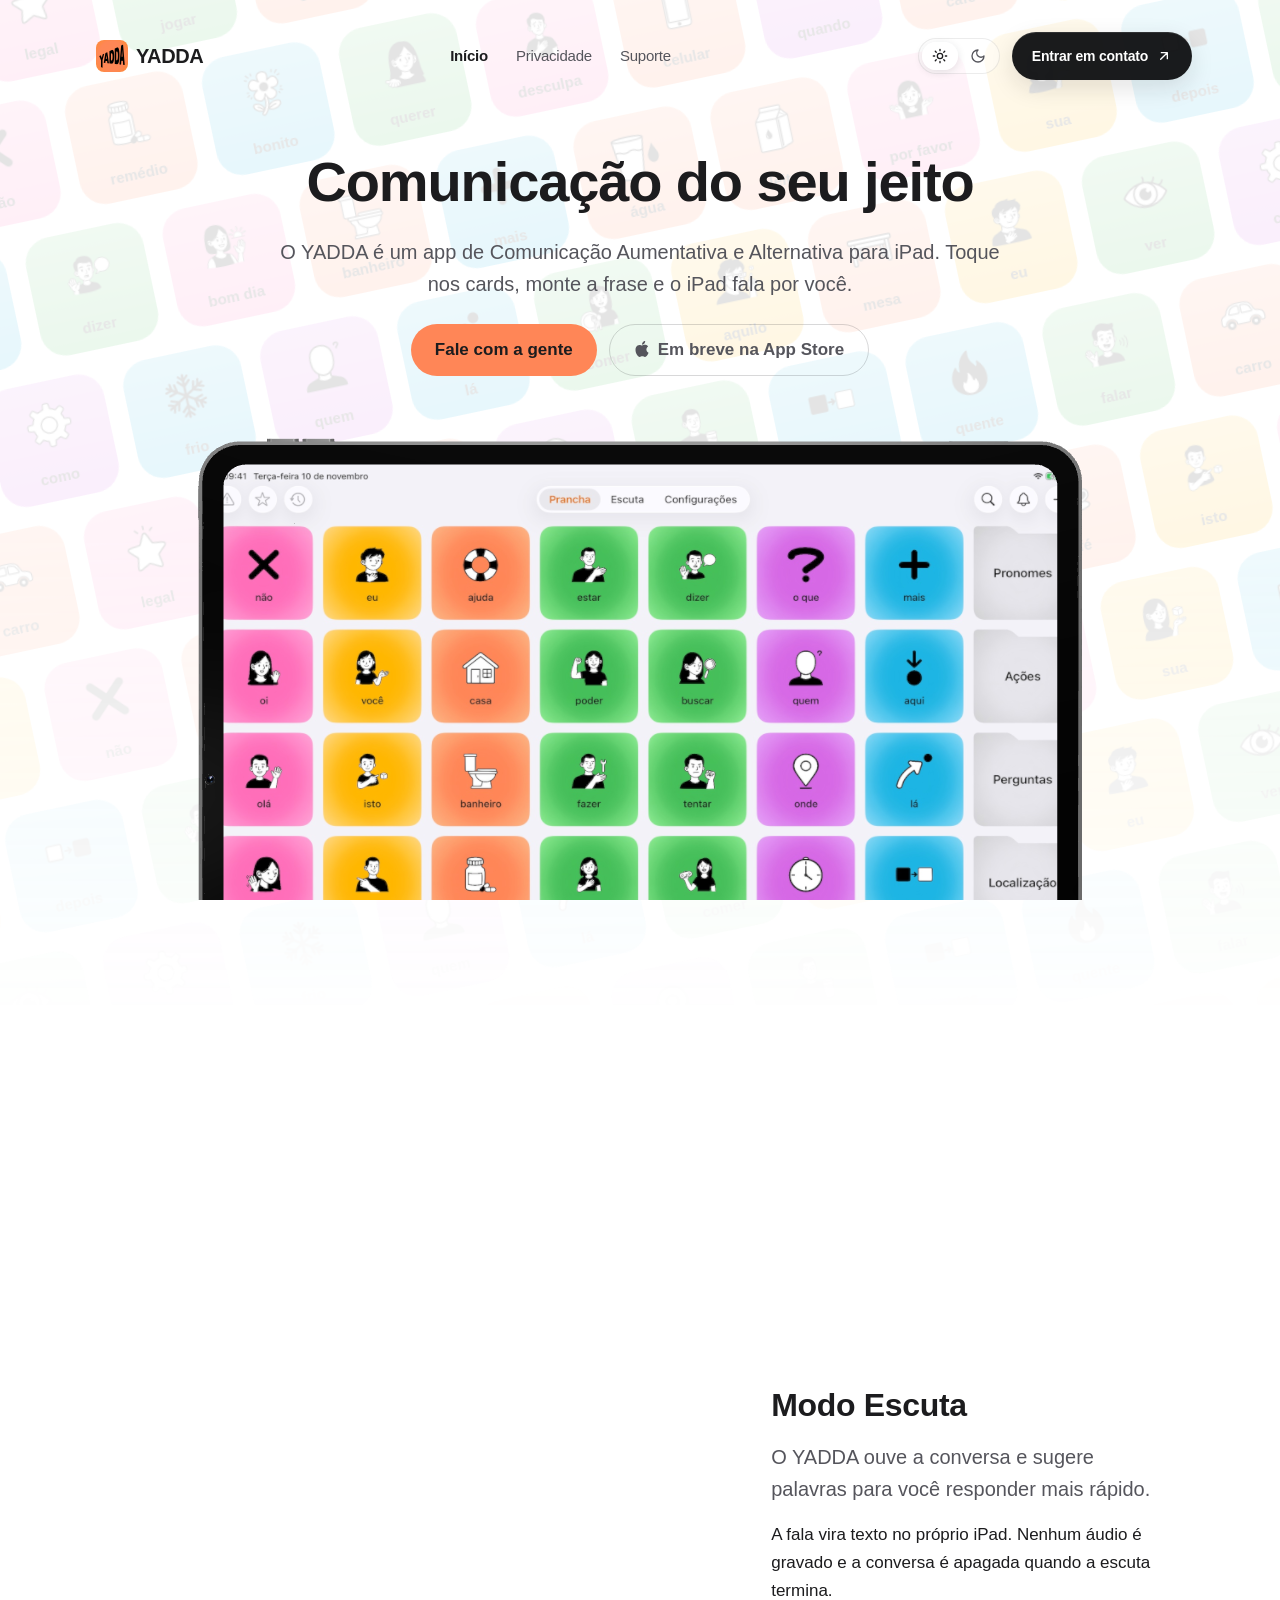
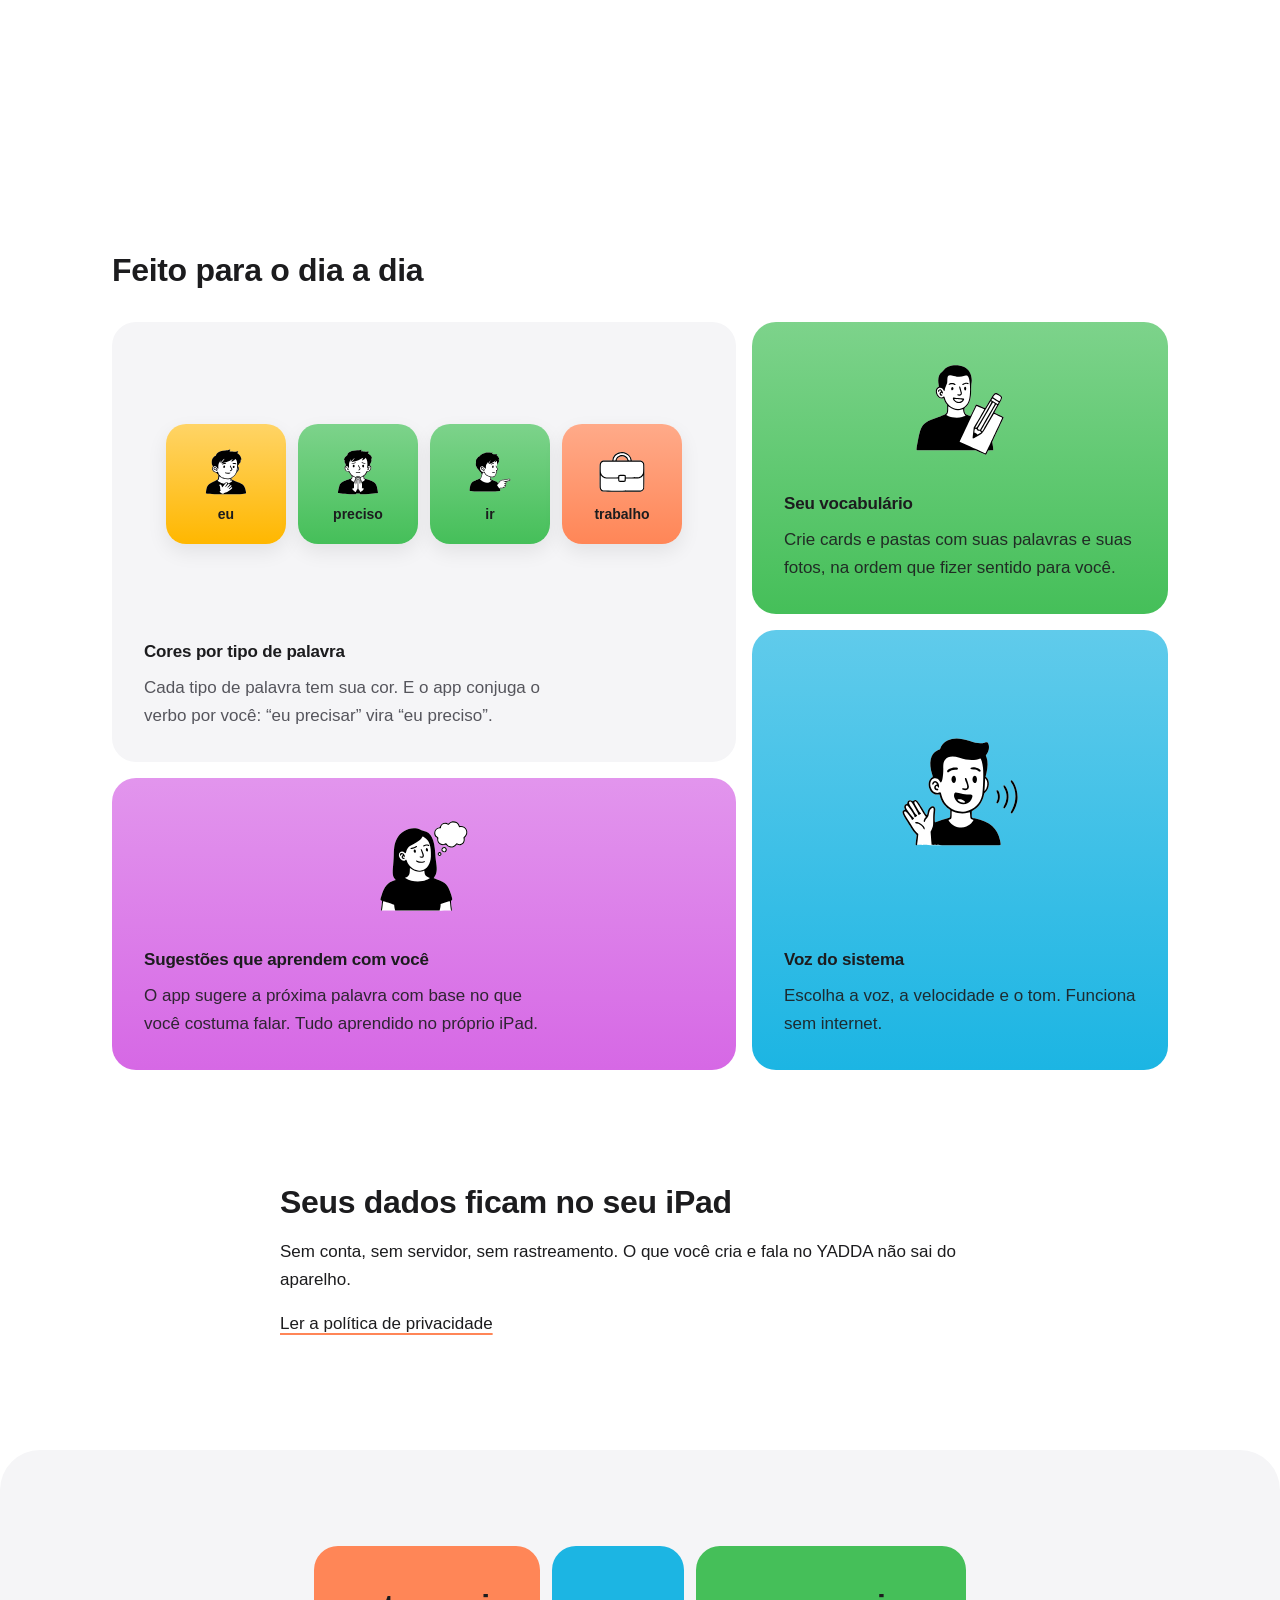
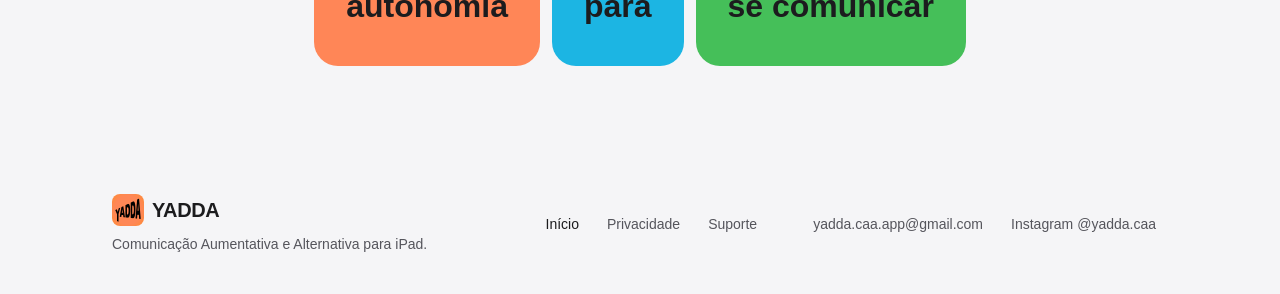
<file: index.html>
<!doctype html>
<html lang="pt-BR">
<head>
  <meta charset="utf-8">
  <meta name="viewport" content="width=device-width, initial-scale=1">
  <title>YADDA</title>
  <meta name="description" content="YADDA é um aplicativo de Comunicação Aumentativa e Alternativa (CAA) para iPad.">
  <meta name="theme-color" content="#ffffff" media="(prefers-color-scheme: light)" data-cor-tema="light">
  <meta name="theme-color" content="#111113" media="(prefers-color-scheme: dark)" data-cor-tema="dark">
  <link rel="icon" href="favicon.png" type="image/png">
  <link rel="apple-touch-icon" href="apple-touch-icon.png">
  <link rel="stylesheet" href="estilo.css">
  <script>
    try { var t = localStorage.getItem("yadda-tema"); if (t === "light" || t === "dark") document.documentElement.dataset.theme = t; } catch (e) {}
    if (!matchMedia("(prefers-reduced-motion: reduce)").matches) document.documentElement.classList.add("anima");
  </script>
  <script src="js/lenis-1.3.27.js" defer></script>
  <script src="js/motion-14.6.0.js" defer></script>
  <script src="js/animacoes.js" defer></script>
  <script src="js/navbar.js" defer></script>
  <script src="js/tema.js" defer></script>
  <script src="js/mosaico.js" defer></script>
  <script src="js/pausa.js" defer></script>
  <script src="js/ipad3d.js" type="module"></script>
</head>
<body>
  <a class="pular" href="#conteudo">Pular para o conteúdo</a>
  <div class="progresso" aria-hidden="true"></div>

  <div class="nav-cena" data-largo="true" data-entra>
    <header class="nav">
      <span class="nav__vidro" aria-hidden="true"></span>
      <a class="nav__marca" href="index.html" aria-label="YADDA, início"><img src="img/icone.png" alt="" width="32" height="32">YADDA</a>
      <nav class="nav__links" aria-label="Páginas do site">
        <a href="index.html" aria-current="page">Início</a>
        <a href="privacidade.html">Privacidade</a>
        <a href="suporte.html">Suporte</a>
      </nav>
      <div class="nav__acoes">
      <div class="tema" role="group" aria-label="Tema do site">
        <span class="tema__bolinha" aria-hidden="true"></span>
        <button type="button" class="tema__opcao" data-tema="light" aria-label="Claro" aria-pressed="false"><svg width="16" height="16" viewBox="0 0 24 24" fill="none" stroke="currentColor" stroke-width="2" stroke-linecap="round" stroke-linejoin="round" aria-hidden="true"><circle cx="12" cy="12" r="4"/><path d="M12 2v2M12 20v2M4.93 4.93l1.41 1.41M17.66 17.66l1.41 1.41M2 12h2M20 12h2M6.34 17.66l-1.41 1.41M19.07 4.93l-1.41 1.41"/></svg></button>
        <button type="button" class="tema__opcao" data-tema="dark" aria-label="Escuro" aria-pressed="false"><svg width="16" height="16" viewBox="0 0 24 24" fill="none" stroke="currentColor" stroke-width="2" stroke-linecap="round" stroke-linejoin="round" aria-hidden="true"><path d="M12 3a6 6 0 0 0 9 9 9 9 0 1 1-9-9Z"/></svg></button>
      </div>
      <a class="nav__cta" href="suporte.html">Entrar em contato<svg class="nav__seta" width="16" height="16" viewBox="0 0 24 24" fill="none" stroke="currentColor" stroke-width="2" stroke-linecap="round" stroke-linejoin="round" aria-hidden="true"><path d="M7 17 17 7M8 7h9v9"/></svg></a>
      </div>
      <button type="button" class="nav__menu" aria-expanded="false" aria-controls="nav-painel" aria-label="Abrir menu"><svg width="20" height="20" viewBox="0 0 24 24" fill="none" stroke="currentColor" stroke-width="2" stroke-linecap="round" stroke-linejoin="round" aria-hidden="true"><path d="m6 9 6 6 6-6"/></svg></button>
    </header>
    <div class="nav-painel" id="nav-painel" hidden>
      <nav class="nav-painel__links" aria-label="Páginas do site">
        <a data-item href="index.html" aria-current="page">Início</a>
        <a data-item href="privacidade.html">Privacidade</a>
        <a data-item href="suporte.html">Suporte</a>
      </nav>
      <div class="nav-painel__tema" data-item>
        <span>Tema</span>
      <div class="tema" role="group" aria-label="Tema do site">
        <span class="tema__bolinha" aria-hidden="true"></span>
        <button type="button" class="tema__opcao" data-tema="light" aria-label="Claro" aria-pressed="false"><svg width="16" height="16" viewBox="0 0 24 24" fill="none" stroke="currentColor" stroke-width="2" stroke-linecap="round" stroke-linejoin="round" aria-hidden="true"><circle cx="12" cy="12" r="4"/><path d="M12 2v2M12 20v2M4.93 4.93l1.41 1.41M17.66 17.66l1.41 1.41M2 12h2M20 12h2M6.34 17.66l-1.41 1.41M19.07 4.93l-1.41 1.41"/></svg></button>
        <button type="button" class="tema__opcao" data-tema="dark" aria-label="Escuro" aria-pressed="false"><svg width="16" height="16" viewBox="0 0 24 24" fill="none" stroke="currentColor" stroke-width="2" stroke-linecap="round" stroke-linejoin="round" aria-hidden="true"><path d="M12 3a6 6 0 0 0 9 9 9 9 0 1 1-9-9Z"/></svg></button>
      </div>
      </div>
      <a class="nav-painel__cta" data-item href="suporte.html">Entrar em contato</a>
    </div>
  </div>

  <main id="conteudo">
    <div class="hero">
    <div class="mosaico" aria-hidden="true" data-pausa-fora><div class="mosaico__plano"></div></div>
    <section class="conteudo abertura">
      <div class="abertura__texto">
        <h1 data-palavras>Comunicação do seu jeito</h1>
        <p class="apoio" data-entra>O YADDA é um app de Comunicação Aumentativa e Alternativa para iPad. Toque nos cards, monte a frase e o iPad fala por você.</p>
        <div class="abertura__acoes" data-entra>
          <a class="botao botao--principal" href="suporte.html">Fale com a gente</a>
          <button type="button" class="loja loja--hero" disabled><svg class="loja__logo" width="16" height="16" viewBox="0 0 24 24" fill="currentColor" aria-hidden="true"><path d="M12.152 6.896c-.948 0-2.415-1.078-3.96-1.04-2.04.027-3.91 1.183-4.961 3.014-2.117 3.675-.546 9.103 1.519 12.09 1.013 1.454 2.208 3.09 3.792 3.039 1.52-.065 2.09-.987 3.935-.987 1.831 0 2.35.987 3.96.948 1.637-.026 2.676-1.48 3.676-2.948 1.156-1.688 1.636-3.325 1.662-3.415-.039-.013-3.182-1.221-3.22-4.857-.026-3.04 2.48-4.494 2.597-4.559-1.429-2.09-3.623-2.324-4.39-2.376-2-.156-3.675 1.09-4.61 1.09zM15.53 3.83c.843-1.012 1.4-2.427 1.245-3.83-1.207.052-2.662.805-3.532 1.818-.78.896-1.454 2.338-1.273 3.714 1.338.104 2.715-.688 3.559-1.701"/></svg><span>Em breve na App Store</span></button>
        </div>
      </div>
      <div class="palco" data-entra>
        <figure class="ipad" data-inclina data-ipad="prancha">
          <img src="img/prancha.jpg" width="2048" height="1536" alt="Prancha do YADDA no iPad deitado, com cards coloridos de palavras organizados em colunas por cor e a frase autonomia para se comunicar escrita na barra de baixo, com sugestões de próximas palavras.">
        </figure>
      </div>
    </section>

    </div>

    <section class="conteudo escuta" aria-labelledby="titulo-escuta">
      <div class="escuta__texto" data-cascata>
        <h2 id="titulo-escuta">Modo Escuta</h2>
        <p class="apoio">O YADDA ouve a conversa e sugere palavras para você responder mais rápido.</p>
        <p>A fala vira texto no próprio iPad. Nenhum áudio é gravado e a conversa é apagada quando a escuta termina.</p>
      </div>
      <figure class="ipad" data-revela data-ipad="escuta">
        <img src="img/escuta.jpg" width="2048" height="1536" alt="Tela do Modo Escuta no iPad deitado, com uma esfera colorida no centro e o botão para permitir o microfone e a fala." loading="lazy">
      </figure>
    </section>

    <section class="conteudo recursos" aria-labelledby="titulo-recursos">
      <h2 id="titulo-recursos" data-revela>Feito para o dia a dia</h2>
      <ul class="bento" data-cascata data-pausa-fora>
        <li class="bento__item bento__item--cores">
          <div class="bento__arte bento__arte--cores" aria-hidden="true">
            <span class="mini mini--yellow"><svg class="picto picto--eu" viewBox="0 0 500 500" width="48" height="48" aria-hidden="true" focusable="false"><path fill="#fff" fill-rule="evenodd" d="M148.0 449.0 C 115.7 447.9 86.0 445.3 73.4 442.5 C 70.1 441.8 69.9 439.9 71.5 426.1 C 74.0 404.4 79.0 383.1 82.5 379.0 C 83.2 378.2 84.6 375.9 85.5 374.0 C 91.9 361.3 103.9 352.5 136.5 336.6 C 169.1 320.6 171.8 319.2 177.9 314.3 C 178.9 313.6 180.9 297.8 181.6 286.4 L 182.3 274.4 L 177.3 270.8 C 174.5 268.8 170.9 265.4 169.4 263.3 C 164.6 257.0 163.7 256.3 159.1 255.5 C 146.7 253.4 133.5 243.5 128.1 232.0 C 123.5 222.2 125.0 208.1 131.4 202.1 C 133.9 199.7 133.9 199.7 132.1 197.1 C 118.7 177.8 120.2 136.4 134.9 121.9 C 135.8 121.1 137.6 119.1 139.0 117.4 C 142.3 113.5 153.2 106.3 157.1 105.5 C 158.8 105.1 159.9 104.6 159.6 104.2 C 159.3 103.9 159.5 103.1 160.0 102.4 C 160.6 101.8 160.9 100.8 160.8 100.4 C 160.1 98.4 167.7 87.1 173.5 81.4 C 188.1 67.2 210.7 59.5 243.0 58.0 C 263.9 56.9 269.4 56.1 277.9 52.4 C 284.1 49.6 285.0 49.5 287.4 51.3 C 289.2 52.6 289.1 53.0 285.6 58.4 C 283.6 61.5 282.0 64.4 282.0 64.9 C 282.0 68.2 334.0 69.7 347.9 66.7 C 360.7 63.9 362.1 67.2 353.2 78.8 C 351.4 81.2 350.0 83.3 350.2 83.4 C 350.4 83.6 352.6 84.7 355.3 85.9 C 366.7 91.3 380.5 109.4 384.9 124.8 C 388.8 138.3 388.4 143.8 383.8 140.8 L 381.5 139.3 L 381.4 148.4 C 381.3 162.0 375.8 175.5 371.6 172.1 C 370.4 171.1 370.0 171.3 369.5 173.2 C 368.7 175.9 361.1 187.2 359.4 188.2 C 356.7 189.9 356.6 200.9 359.3 203.8 C 364.6 209.5 366.9 220.0 364.5 227.5 C 362.4 234.2 357.4 242.3 353.8 244.8 C 350.7 247.0 349.3 249.1 346.6 255.5 C 338.4 275.4 322.3 293.5 305.0 302.4 C 298.3 305.8 298.0 306.3 298.0 312.1 L 298.0 316.7 L 305.8 320.2 C 313.5 323.8 318.2 325.8 333.5 332.0 C 337.9 333.7 345.1 336.7 349.5 338.6 C 353.9 340.4 360.4 342.9 364.0 344.1 C 378.7 349.0 396.1 359.2 403.4 367.1 C 407.3 371.3 417.0 386.4 417.6 389.0 C 417.6 389.3 418.6 391.6 419.8 394.2 C 425.0 405.9 431.4 438.0 428.9 440.5 C 426.9 442.5 403.0 446.0 376.0 448.1 C 358.4 449.4 182.1 450.2 148.0 449.0 Z"/><path fill="#000" fill-rule="evenodd" d="M148.0 449.0 C 115.7 447.9 86.0 445.3 73.4 442.5 C 70.1 441.8 69.9 439.9 71.5 426.1 C 74.0 404.4 79.0 383.1 82.5 379.0 C 83.2 378.2 84.6 375.9 85.5 374.0 C 91.9 361.3 103.9 352.5 136.5 336.6 C 169.1 320.6 171.8 319.2 177.9 314.3 C 178.9 313.6 180.9 297.8 181.6 286.4 L 182.3 274.4 L 177.3 270.8 C 174.5 268.8 170.9 265.4 169.4 263.3 C 164.6 257.0 163.7 256.3 159.1 255.5 C 146.7 253.4 133.5 243.5 128.1 232.0 C 123.5 222.2 125.0 208.1 131.4 202.1 C 133.9 199.7 133.9 199.7 132.1 197.1 C 118.7 177.8 120.2 136.4 134.9 121.9 C 135.8 121.1 137.6 119.1 139.0 117.4 C 142.3 113.5 153.2 106.3 157.1 105.5 C 158.8 105.1 159.9 104.6 159.6 104.2 C 159.3 103.9 159.5 103.1 160.0 102.4 C 160.6 101.8 160.9 100.8 160.8 100.4 C 160.1 98.4 167.7 87.1 173.5 81.4 C 188.1 67.2 210.7 59.5 243.0 58.0 C 263.9 56.9 269.4 56.1 277.9 52.4 C 284.1 49.6 285.0 49.5 287.4 51.3 C 289.2 52.6 289.1 53.0 285.6 58.4 C 283.6 61.5 282.0 64.4 282.0 64.9 C 282.0 68.2 334.0 69.7 347.9 66.7 C 360.7 63.9 362.1 67.2 353.2 78.8 C 351.4 81.2 350.0 83.3 350.2 83.4 C 350.4 83.6 352.6 84.7 355.3 85.9 C 366.7 91.3 380.5 109.4 384.9 124.8 C 388.8 138.3 388.4 143.8 383.8 140.8 L 381.5 139.3 L 381.4 148.4 C 381.3 162.0 375.8 175.5 371.6 172.1 C 370.4 171.1 370.0 171.3 369.5 173.2 C 368.7 175.9 361.1 187.2 359.4 188.2 C 356.7 189.9 356.6 200.9 359.3 203.8 C 364.6 209.5 366.9 220.0 364.5 227.5 C 362.4 234.2 357.4 242.3 353.8 244.8 C 350.7 247.0 349.3 249.1 346.6 255.5 C 338.4 275.4 322.3 293.5 305.0 302.4 C 298.3 305.8 298.0 306.3 298.0 312.1 L 298.0 316.7 L 305.8 320.2 C 313.5 323.8 318.2 325.8 333.5 332.0 C 337.9 333.7 345.1 336.7 349.5 338.6 C 353.9 340.4 360.4 342.9 364.0 344.1 C 378.7 349.0 396.1 359.2 403.4 367.1 C 407.3 371.3 417.0 386.4 417.6 389.0 C 417.6 389.3 418.6 391.6 419.8 394.2 C 425.0 405.9 431.4 438.0 428.9 440.5 C 426.9 442.5 403.0 446.0 376.0 448.1 C 358.4 449.4 182.1 450.2 148.0 449.0 Z M230.9 440.1 C 234.5 435.7 235.6 435.0 239.8 434.5 C 248.8 433.4 260.2 429.0 266.8 424.1 C 277.7 416.1 283.3 412.1 290.1 407.4 C 293.8 405.0 297.3 402.3 298.0 401.5 C 298.7 400.7 299.8 400.0 300.5 400.0 C 304.5 400.0 307.4 391.5 304.4 388.6 C 301.1 385.3 298.4 386.5 286.0 396.8 C 281.4 400.7 278.2 402.3 276.4 401.6 C 273.9 400.6 274.9 398.2 279.6 394.3 C 292.2 383.8 294.7 381.4 296.7 378.1 C 299.6 373.5 299.6 370.4 296.8 368.6 C 292.5 365.9 289.3 367.7 277.7 379.2 C 269.7 387.1 266.1 390.0 264.6 389.8 C 260.4 389.2 262.6 385.6 275.1 373.1 C 283.6 364.5 285.6 355.8 279.1 355.2 C 273.2 354.6 271.2 356.2 254.3 374.8 C 242.8 387.4 238.9 383.2 250.0 370.0 C 259.8 358.3 262.7 351.8 259.4 348.6 C 255.9 345.0 249.3 347.7 243.0 355.1 C 241.1 357.4 238.6 360.3 237.5 361.5 C 236.4 362.6 234.2 365.4 232.6 367.6 C 230.9 369.7 229.3 371.7 229.0 372.0 C 228.7 372.3 226.7 375.0 224.5 378.0 C 217.5 387.8 214.6 388.6 213.5 381.2 C 213.1 378.6 212.3 375.9 211.8 375.2 C 211.2 374.6 211.0 374.0 211.4 374.0 C 212.2 374.0 209.2 369.3 206.1 365.8 C 201.2 360.2 192.9 360.2 190.9 365.6 C 190.2 367.7 190.5 368.7 195.4 377.2 C 196.9 379.8 197.5 383.3 198.0 393.6 C 198.5 404.8 199.0 407.3 200.9 410.6 L 203.2 414.5 L 197.7 419.6 C 191.3 425.5 191.2 425.0 200.3 432.9 C 206.7 438.3 212.2 441.5 218.5 443.6 C 225.2 445.7 226.4 445.4 230.9 440.1 Z M240.3 348.6 C 249.9 339.7 265.3 339.8 267.6 348.8 C 268.0 350.3 268.8 350.9 269.7 350.6 C 270.5 350.2 272.4 349.7 273.8 349.4 C 283.2 347.3 293.8 342.2 299.3 337.0 C 302.8 333.8 306.6 328.2 305.8 327.5 C 304.9 326.7 299.0 324.0 298.1 324.0 C 297.6 324.0 297.0 325.5 296.8 327.2 C 296.6 329.9 296.0 330.6 293.9 330.8 C 290.6 331.2 289.4 325.7 290.6 315.3 C 291.2 309.4 291.1 308.7 289.6 309.3 C 267.4 317.8 233.6 314.2 210.7 300.8 C 208.1 299.3 205.6 298.0 205.2 298.0 C 204.8 297.9 201.3 295.2 197.5 291.9 C 193.5 288.4 190.4 286.4 190.3 287.2 C 190.2 287.9 189.4 294.0 188.5 300.8 C 186.7 315.4 185.5 317.6 176.1 324.7 C 171.0 328.5 197.0 345.9 215.0 350.8 C 231.6 355.3 233.3 355.2 240.3 348.6 Z M282.1 305.1 C 291.6 302.5 302.1 297.9 307.0 294.0 C 309.1 292.3 311.1 291.0 311.5 291.0 C 312.8 291.0 322.3 281.8 325.9 277.0 C 327.8 274.5 329.7 272.3 330.1 272.0 C 330.7 271.5 339.4 254.9 339.5 254.0 C 339.5 253.7 340.1 252.6 340.7 251.5 C 344.4 244.7 347.6 225.0 349.0 200.7 C 350.9 166.7 347.1 146.1 337.1 136.6 L 334.0 133.7 L 332.1 136.2 C 330.1 138.7 316.7 150.0 315.8 150.0 C 315.5 150.0 312.6 151.6 309.4 153.5 C 297.9 160.4 294.3 157.5 301.7 147.3 C 306.2 141.0 310.8 132.0 309.4 132.0 C 309.1 132.0 306.5 134.1 303.7 136.6 C 300.9 139.1 296.9 142.1 294.7 143.3 C 292.6 144.5 289.6 146.2 288.2 147.0 C 286.7 147.8 283.0 150.0 279.8 151.7 C 269.0 157.8 232.1 168.7 212.9 171.4 C 206.6 172.3 204.6 170.2 208.6 166.8 C 217.8 159.1 225.1 150.8 233.3 138.8 C 241.5 126.7 232.3 132.5 217.0 149.0 C 200.2 167.2 200.0 167.4 198.4 164.8 C 197.1 162.7 197.9 158.6 200.9 151.1 C 202.6 147.2 203.6 144.0 203.2 144.0 C 201.3 144.0 187.4 167.5 186.4 172.2 C 186.3 172.7 186.1 173.2 186.0 173.5 C 185.9 173.8 185.7 174.3 185.5 174.8 C 185.4 175.2 184.9 176.6 184.3 178.0 C 182.0 183.6 180.7 196.1 181.5 205.8 C 182.7 221.8 182.8 221.5 180.3 221.8 C 178.8 222.0 177.4 221.0 175.4 218.3 C 173.8 216.2 172.3 214.3 172.0 214.0 C 171.7 213.7 170.0 211.5 168.3 209.1 C 162.9 201.7 158.7 199.5 150.1 199.5 L 142.7 199.6 L 137.9 204.9 C 135.2 207.9 133.3 210.7 133.6 211.1 C 133.8 211.5 133.6 212.1 133.0 212.5 C 131.6 213.4 131.7 224.3 133.2 225.8 C 133.9 226.5 134.0 227.0 133.6 227.0 C 133.1 227.0 133.3 227.7 134.0 228.5 C 134.7 229.3 134.9 230.0 134.6 230.0 C 134.2 230.0 136.0 232.7 138.5 236.0 C 146.8 246.8 158.3 250.8 175.5 248.8 C 178.4 248.5 178.5 248.7 181.2 256.9 C 182.7 261.5 184.4 265.6 185.0 266.0 C 185.7 266.4 186.0 267.0 185.8 267.3 C 183.4 271.6 215.0 300.0 222.2 300.0 C 222.8 300.0 226.1 301.1 229.4 302.4 C 243.9 308.2 266.3 309.3 282.1 305.1 Z M357.0 229.1 C 358.8 224.6 358.8 214.2 357.0 211.0 C 355.6 208.6 355.5 209.0 354.4 218.0 C 353.7 223.2 352.9 230.0 352.5 233.0 L 351.8 238.5 L 353.7 235.5 C 354.8 233.8 356.2 231.0 357.0 229.1 Z M285.5 241.0 C 283.0 238.3 284.3 236.3 289.1 235.0 C 299.0 232.3 301.4 224.6 294.9 216.6 C 288.1 208.3 283.3 197.2 285.0 194.0 C 287.5 189.4 293.0 190.9 293.0 196.2 C 293.0 198.8 300.1 212.7 302.1 214.0 C 303.5 215.0 307.0 223.4 307.0 226.0 C 307.0 235.0 290.5 246.5 285.5 241.0 Z M164.0 238.9 C 162.6 238.3 159.9 236.1 157.9 234.0 C 154.9 230.8 153.5 230.0 150.7 230.0 C 145.3 230.0 142.5 228.5 140.7 224.7 C 134.7 212.1 147.0 199.9 158.5 207.0 C 164.2 210.5 161.8 216.1 156.0 212.7 C 150.0 209.1 144.2 212.8 145.4 219.4 C 146.2 223.5 148.4 225.0 153.5 225.0 C 158.0 225.0 160.7 226.4 164.2 230.4 C 166.5 233.1 166.9 233.3 167.5 231.8 C 168.4 229.6 164.9 223.8 161.2 221.1 L 158.5 219.1 L 160.7 216.9 L 162.9 214.7 L 166.4 217.4 C 178.1 226.3 176.2 243.6 164.0 238.9 Z"/><g class="p-olhos"><path fill="#000" fill-rule="evenodd" d="M228.6 212.7 C 226.3 211.0 225.1 204.6 226.3 199.8 C 229.2 188.0 242.0 191.1 242.0 203.5 C 242.0 212.0 234.5 217.0 228.6 212.7 Z"/><path fill="#000" fill-rule="evenodd" d="M312.6 211.5 C 306.9 202.8 313.2 190.7 322.0 193.5 C 327.3 195.2 328.7 208.4 324.0 212.2 C 320.6 215.0 314.6 214.6 312.6 211.5 Z"/></g><g class="p-sobr"><path fill="#000" fill-rule="evenodd" d="M216.0 182.5 C 215.0 181.3 215.0 180.4 215.9 178.4 C 219.6 170.2 251.0 167.1 251.0 175.0 C 251.0 177.9 249.4 178.4 239.5 178.4 C 231.8 178.5 229.7 178.9 224.9 181.2 C 218.4 184.4 217.7 184.5 216.0 182.5 Z"/><path fill="#000" fill-rule="evenodd" d="M332.5 179.2 C 329.6 177.6 327.2 177.5 313.0 178.3 C 309.1 178.5 308.5 178.2 308.2 176.4 C 307.2 169.4 331.3 167.2 339.0 173.6 C 345.4 179.0 340.2 183.5 332.5 179.2 Z"/></g><g class="p-boca"><path fill="#000" fill-rule="evenodd" d="M254.7 263.9 C 248.4 262.4 241.0 258.2 241.0 256.1 C 241.0 253.0 244.4 252.7 249.2 255.2 C 254.5 258.0 275.3 258.6 282.7 256.1 C 286.1 255.0 287.2 254.9 288.4 256.0 C 294.9 261.3 269.2 267.3 254.7 263.9 Z"/></g></svg><span>eu</span></span>
            <span class="mini mini--green"><svg class="picto picto--precisar" viewBox="0 0 500 500" width="48" height="48" aria-hidden="true" focusable="false"><path fill="#fff" fill-rule="evenodd" d="M191.000 448.300 C 145.700 446.900 74.600 440.000 71.300 436.700 C 68.600 434.000 81.400 375.100 87.500 362.100 C 96.800 342.500 117.000 330.700 166.000 316.000 C 177.300 312.700 187.700 309.400 189.200 308.900 C 192.100 307.700 192.500 306.400 193.600 293.300 L 194.300 285.000 L 185.700 276.000 C 179.100 269.100 176.100 265.000 172.500 257.800 L 167.900 248.500 L 161.700 248.400 C 145.400 248.300 131.300 233.700 130.200 215.800 C 129.500 205.300 134.000 195.900 141.000 193.000 C 144.600 191.500 144.600 192.100 141.100 185.700 C 139.400 182.900 137.600 178.200 136.900 175.500 C 136.200 172.800 134.900 169.900 133.900 169.200 C 129.000 165.800 128.300 151.600 132.500 140.500 C 133.100 139.100 132.300 139.500 129.700 141.900 C 125.100 146.200 124.100 144.500 125.800 136.100 C 128.400 124.000 137.800 111.100 148.800 104.700 C 154.100 101.600 154.400 101.200 155.500 96.000 C 160.300 71.500 190.000 57.800 244.100 55.000 C 255.300 54.400 268.100 53.300 272.500 52.500 C 283.000 50.600 284.900 53.200 278.500 60.800 C 275.200 64.800 275.100 64.600 282.200 65.300 C 285.700 65.600 294.100 66.600 301.000 67.500 C 313.000 69.100 330.800 69.100 341.100 67.400 C 347.100 66.400 346.600 72.400 340.100 81.500 L 337.000 85.800 L 341.300 87.500 C 356.700 93.600 369.100 106.500 373.400 120.900 C 376.600 131.700 375.000 135.300 369.400 129.900 C 365.400 126.000 365.400 126.000 367.900 132.600 C 373.100 146.200 371.200 160.500 362.700 171.400 C 361.000 173.500 358.700 178.000 357.500 181.400 C 356.300 184.700 355.000 188.200 354.700 189.000 C 354.200 190.100 355.200 191.100 358.200 192.500 C 380.600 203.300 364.200 247.300 337.300 248.300 L 331.800 248.500 L 329.800 253.400 C 326.800 261.300 319.300 272.000 311.800 279.300 L 304.800 286.100 L 305.400 293.800 C 306.400 305.300 307.000 307.800 308.800 308.500 C 309.800 308.900 318.700 311.600 328.600 314.500 C 390.900 333.000 408.300 345.200 417.500 377.300 C 422.800 395.600 430.100 436.200 428.300 437.300 C 422.500 440.900 323.000 449.000 284.300 449.000 L 271.000 449.000 L 267.900 445.500 L 264.700 442.000 L 250.000 442.000 L 235.400 442.000 L 232.000 445.500 L 228.600 449.000 L 214.100 448.800 C 206.000 448.700 195.700 448.500 191.000 448.300 Z"/><path fill="#000" fill-rule="evenodd" d="M191.000 448.300 C 145.700 446.900 74.600 440.000 71.300 436.700 C 68.600 434.000 81.400 375.100 87.500 362.100 C 96.800 342.500 117.000 330.700 166.000 316.000 C 177.300 312.700 187.700 309.400 189.200 308.900 C 192.100 307.700 192.500 306.400 193.600 293.300 L 194.300 285.000 L 185.700 276.000 C 179.100 269.100 176.100 265.000 172.500 257.800 L 167.900 248.500 L 161.700 248.400 C 145.400 248.300 131.300 233.700 130.200 215.800 C 129.500 205.300 134.000 195.900 141.000 193.000 C 144.600 191.500 144.600 192.100 141.100 185.700 C 139.400 182.900 137.600 178.200 136.900 175.500 C 136.200 172.800 134.900 169.900 133.900 169.200 C 129.000 165.800 128.300 151.600 132.500 140.500 C 133.100 139.100 132.300 139.500 129.700 141.900 C 125.100 146.200 124.100 144.500 125.800 136.100 C 128.400 124.000 137.800 111.100 148.800 104.700 C 154.100 101.600 154.400 101.200 155.500 96.000 C 160.300 71.500 190.000 57.800 244.100 55.000 C 255.300 54.400 268.100 53.300 272.500 52.500 C 283.000 50.600 284.900 53.200 278.500 60.800 C 275.200 64.800 275.100 64.600 282.200 65.300 C 285.700 65.600 294.100 66.600 301.000 67.500 C 313.000 69.100 330.800 69.100 341.100 67.400 C 347.100 66.400 346.600 72.400 340.100 81.500 L 337.000 85.800 L 341.300 87.500 C 356.700 93.600 369.100 106.500 373.400 120.900 C 376.600 131.700 375.000 135.300 369.400 129.900 C 365.400 126.000 365.400 126.000 367.900 132.600 C 373.100 146.200 371.200 160.500 362.700 171.400 C 361.000 173.500 358.700 178.000 357.500 181.400 C 356.300 184.700 355.000 188.200 354.700 189.000 C 354.200 190.100 355.200 191.100 358.200 192.500 C 380.600 203.300 364.200 247.300 337.300 248.300 L 331.800 248.500 L 329.800 253.400 C 326.800 261.300 319.300 272.000 311.800 279.300 L 304.800 286.100 L 305.400 293.800 C 306.400 305.300 307.000 307.800 308.800 308.500 C 309.800 308.900 318.700 311.600 328.600 314.500 C 390.900 333.000 408.300 345.200 417.500 377.300 C 422.800 395.600 430.100 436.200 428.300 437.300 C 422.500 440.900 323.000 449.000 284.300 449.000 L 271.000 449.000 L 267.900 445.500 L 264.700 442.000 L 250.000 442.000 L 235.400 442.000 L 232.000 445.500 L 228.600 449.000 L 214.100 448.800 C 206.000 448.700 195.700 448.500 191.000 448.300 Z M233.600 420.800 C 235.800 416.800 237.700 413.100 237.900 412.500 C 238.100 411.900 240.000 409.600 242.100 407.300 C 247.100 401.900 246.800 404.300 247.500 361.200 C 248.000 323.500 247.800 320.000 244.500 320.000 C 241.800 320.000 240.100 324.500 236.500 341.500 C 233.100 357.600 230.900 363.400 229.500 359.900 C 228.600 357.500 236.600 323.000 238.800 320.100 C 240.100 318.300 241.800 317.400 244.300 317.200 L 248.000 316.900 L 248.000 309.900 C 248.000 299.700 244.300 295.400 240.600 301.200 C 239.100 303.600 229.500 332.800 226.500 344.200 C 225.400 348.400 224.200 351.000 223.400 351.000 C 221.500 351.000 221.600 348.800 224.500 338.200 C 233.100 306.200 238.700 294.100 244.600 295.300 C 247.700 295.900 248.300 294.900 246.400 292.200 C 244.500 289.500 240.900 289.400 238.600 291.900 C 236.300 294.400 230.000 310.600 221.000 336.900 L 213.700 358.300 L 214.400 378.500 C 214.800 389.500 214.800 398.900 214.400 399.300 C 213.100 400.600 211.000 397.800 210.400 393.900 L 209.700 390.000 L 204.100 394.700 C 201.000 397.300 198.400 399.500 198.200 399.600 C 195.200 401.600 213.100 420.300 223.200 425.700 C 229.200 428.900 229.300 428.800 233.600 420.800 Z M278.600 424.400 C 285.600 420.200 293.900 412.400 298.600 405.500 L 302.100 400.500 L 296.400 395.300 L 290.600 390.100 L 289.100 394.700 C 285.600 405.100 284.800 401.600 285.500 378.900 L 286.100 357.500 L 279.700 339.000 C 269.200 308.900 263.900 295.200 261.800 292.500 C 258.800 288.600 253.000 289.600 253.000 294.100 C 253.000 295.300 253.600 295.600 255.500 295.300 C 259.900 294.400 263.200 299.100 267.800 313.000 C 272.700 327.900 278.000 346.600 278.000 349.200 C 278.000 352.800 275.100 351.000 274.000 346.800 C 269.800 330.400 260.700 302.500 258.800 300.200 C 255.100 295.800 252.000 300.300 252.000 309.900 L 252.000 317.000 L 255.300 317.000 C 259.000 317.000 261.200 318.900 262.900 323.300 C 265.100 329.100 271.100 359.300 270.200 360.200 C 268.200 362.200 267.100 359.100 262.500 337.000 C 259.100 321.100 257.300 317.900 253.600 321.600 C 252.200 323.000 252.100 327.400 252.600 360.800 C 253.200 403.900 253.000 401.900 257.400 406.800 C 259.200 408.800 262.800 414.400 265.400 419.200 C 270.800 429.300 270.600 429.200 278.600 424.400 Z M216.400 334.800 C 217.200 332.400 220.200 324.400 222.900 317.000 C 225.600 309.600 228.100 302.800 228.500 301.800 C 229.000 300.500 228.000 299.900 223.300 298.500 C 220.100 297.600 213.700 295.100 209.100 292.900 C 204.500 290.800 200.600 289.000 200.500 289.000 C 200.400 289.000 200.000 293.000 199.700 297.900 C 198.800 310.200 198.100 311.600 191.500 314.600 L 185.900 317.000 L 187.600 320.100 C 190.200 325.200 197.600 331.700 205.200 335.500 C 214.100 339.900 214.500 339.900 216.400 334.800 Z M293.900 335.500 C 302.600 330.900 307.400 326.900 310.600 321.400 C 312.100 318.900 313.100 316.800 312.900 316.700 C 312.700 316.500 310.200 315.500 307.500 314.400 C 301.300 312.000 300.200 309.900 299.400 298.700 C 299.000 293.900 298.600 290.000 298.500 290.000 C 298.400 290.000 294.900 291.500 290.800 293.400 C 286.700 295.300 280.600 297.700 277.100 298.600 C 272.200 300.000 271.100 300.700 271.600 301.900 C 272.100 303.100 282.000 330.800 284.500 337.800 C 285.200 339.700 286.600 339.300 293.900 335.500 Z M233.600 291.000 C 237.000 285.400 246.800 283.600 249.600 288.100 C 250.000 288.800 250.800 288.600 251.800 287.700 C 256.200 284.000 263.100 285.500 266.400 291.000 C 268.500 294.700 270.300 294.700 279.300 291.600 C 301.500 283.700 316.900 268.600 325.600 246.100 C 328.900 237.600 330.100 236.800 333.600 240.500 C 335.600 242.600 336.600 243.100 338.800 242.500 C 358.900 237.500 370.500 207.000 355.700 198.000 C 348.300 193.400 342.000 197.500 338.100 209.200 C 336.400 214.400 335.400 216.000 334.000 216.000 C 331.100 216.000 331.000 215.000 332.400 205.900 C 337.700 173.400 332.900 142.200 320.200 126.100 L 318.300 123.800 L 315.400 127.800 C 311.200 133.500 303.700 139.500 295.600 143.500 C 284.800 149.000 282.300 147.800 287.900 139.700 C 293.000 132.300 298.100 121.200 295.700 122.700 C 295.100 123.100 291.400 125.600 287.500 128.100 C 262.900 144.400 197.500 166.500 193.500 160.000 C 193.100 159.400 195.900 155.900 199.600 152.200 C 206.300 145.500 214.600 135.000 219.000 127.600 L 221.300 123.800 L 218.900 125.000 C 216.500 126.300 195.100 147.300 189.100 154.300 C 183.200 161.200 181.600 155.600 185.600 142.200 C 187.700 135.100 183.800 139.600 178.400 150.500 C 170.900 165.800 169.600 172.300 169.500 195.500 C 169.400 212.600 169.200 215.500 167.800 215.800 C 165.900 216.200 164.800 214.700 162.500 208.500 C 157.200 194.000 142.700 192.800 137.500 206.500 C 130.700 224.000 154.500 251.700 166.600 240.500 C 170.800 236.600 171.200 237.000 175.600 248.500 C 183.400 268.700 199.500 283.700 222.000 291.700 C 230.400 294.600 231.500 294.600 233.600 291.000 Z M252.400 234.600 C 250.100 232.900 251.300 231.300 256.100 229.300 C 266.000 225.400 266.900 220.100 259.700 209.400 C 252.300 198.500 249.800 191.300 252.500 189.000 C 254.800 187.100 256.700 188.500 257.400 192.500 C 257.800 194.400 260.600 199.800 263.700 204.300 C 271.300 215.400 272.300 218.100 271.000 223.000 C 269.200 229.800 256.600 237.600 252.400 234.600 Z M160.500 233.000 C 155.800 231.200 153.600 226.400 155.600 222.500 C 156.900 219.900 156.900 219.600 155.000 218.300 C 152.400 216.400 152.400 214.000 155.100 214.000 C 159.900 214.000 168.800 227.300 166.500 231.000 C 165.400 232.800 162.500 233.800 160.500 233.000 Z M335.100 231.200 C 333.800 228.800 338.700 214.200 342.700 208.600 C 347.300 202.100 356.000 201.000 356.800 206.800 C 357.200 209.200 354.300 209.900 352.400 208.000 C 350.900 206.500 347.000 209.700 345.000 214.300 C 343.200 218.300 343.200 218.400 345.100 219.800 C 347.800 221.700 347.500 226.200 344.400 229.900 C 341.400 233.500 336.700 234.100 335.100 231.200 Z M141.000 212.500 C 141.000 205.700 147.400 201.400 153.500 204.200 C 158.000 206.200 156.800 209.000 151.400 208.700 C 146.900 208.500 146.700 208.600 145.500 212.000 C 143.800 217.000 141.000 217.300 141.000 212.500 Z"/><g class="p-olhos"><path fill="#000" fill-rule="evenodd" d="M206.700 206.900 C 203.200 204.200 201.600 198.200 203.000 193.100 C 206.200 181.000 220.000 183.800 220.000 196.500 C 220.000 206.100 212.800 211.700 206.700 206.900 Z"/><path fill="#000" fill-rule="evenodd" d="M290.800 206.100 C 281.400 197.700 291.200 179.400 300.800 187.500 C 306.300 192.100 306.000 202.500 300.300 207.000 C 296.800 209.700 294.600 209.500 290.800 206.100 Z"/></g><g class="p-sobr"><path fill="#000" fill-rule="evenodd" d="M192.700 175.700 C 191.700 173.100 193.800 171.900 201.100 170.900 C 209.700 169.700 217.700 167.100 221.900 164.100 C 227.300 160.200 232.400 162.600 228.400 167.100 C 222.300 173.900 194.600 180.500 192.700 175.700 Z"/><path fill="#000" fill-rule="evenodd" d="M300.200 174.500 C 288.500 171.900 279.900 165.700 283.300 162.300 C 284.900 160.600 285.200 160.600 287.800 162.300 C 293.300 165.900 298.800 168.000 306.100 169.100 C 314.900 170.400 316.500 171.100 316.500 173.600 C 316.500 176.100 309.200 176.500 300.200 174.500 Z"/></g><g class="p-boca"><path fill="#000" fill-rule="evenodd" d="M238.900 257.000 C 233.100 256.000 230.000 254.400 230.000 252.400 C 230.000 250.100 231.800 249.900 241.200 250.900 C 246.400 251.400 253.700 251.400 259.200 250.800 C 268.500 249.900 272.400 250.900 270.600 253.900 C 268.900 256.600 247.900 258.700 238.900 257.000 Z"/></g></svg><span>preciso</span></span>
            <span class="mini mini--green"><svg class="picto picto--ir" viewBox="0 0 500 500" width="48" height="48" aria-hidden="true" focusable="false"><path fill="#fff" fill-rule="evenodd" d="M109.000 423.900 C 77.900 422.400 69.400 421.100 68.000 417.600 C 66.300 413.100 70.800 379.800 74.700 367.500 C 79.200 353.200 92.000 338.300 104.000 333.300 C 105.900 332.400 111.000 330.000 115.300 327.900 C 119.600 325.800 123.600 324.000 124.100 324.000 C 124.700 324.000 129.300 322.000 134.300 319.600 C 139.400 317.200 144.500 315.000 145.700 314.600 C 147.000 314.200 151.700 311.900 156.200 309.500 L 164.500 305.200 L 167.700 297.800 C 169.400 293.800 171.100 289.200 171.400 287.800 C 171.600 286.300 172.800 282.200 174.000 278.700 L 176.200 272.300 L 174.000 267.300 C 172.800 264.500 171.800 261.600 171.600 260.900 C 170.900 257.000 169.600 254.900 166.500 253.000 C 162.300 250.400 157.200 244.700 155.100 240.100 C 154.200 238.100 151.400 234.500 149.000 232.000 C 140.200 223.000 136.100 217.600 133.900 212.100 C 132.600 209.000 130.300 204.700 128.800 202.600 C 122.900 194.400 120.900 179.600 124.400 169.300 C 125.900 164.900 125.900 163.500 124.900 160.000 C 123.200 154.400 126.600 137.400 129.800 135.000 C 130.200 134.700 132.100 132.100 133.900 129.300 C 138.100 122.600 146.600 114.800 153.000 111.800 C 155.700 110.500 158.200 108.700 158.500 107.800 C 158.900 106.800 159.600 106.000 160.100 106.000 C 160.600 106.000 161.000 105.400 161.000 104.700 C 161.000 99.900 186.500 83.200 196.200 81.500 C 198.000 81.200 201.700 80.300 204.300 79.500 C 214.600 76.400 228.800 75.600 244.500 77.000 C 259.200 78.300 260.300 78.300 271.900 75.300 C 274.800 74.600 274.300 78.500 271.000 83.200 C 269.900 84.700 269.000 86.100 269.000 86.300 C 269.000 88.200 296.500 92.200 306.900 91.900 C 315.600 91.600 315.800 91.800 312.600 97.300 C 309.400 102.800 309.200 102.100 314.500 105.900 C 321.700 111.100 327.100 119.000 330.700 129.900 C 334.300 140.600 334.200 141.300 330.000 138.200 C 326.200 135.400 325.800 135.400 327.500 138.700 C 332.800 149.000 331.100 160.400 323.000 168.900 C 319.000 173.100 318.100 174.700 317.500 179.000 C 317.000 182.300 316.000 184.900 314.500 186.300 C 312.300 188.400 310.000 197.000 310.000 203.000 C 310.000 204.500 311.700 207.900 314.100 211.100 C 323.700 223.700 323.800 231.300 314.500 237.000 C 311.400 238.900 311.300 239.200 310.600 247.700 C 309.400 262.400 302.500 279.200 294.400 287.600 C 286.900 295.300 281.000 297.500 267.800 297.500 L 257.000 297.500 L 256.900 302.000 C 256.900 304.500 256.800 308.200 256.700 310.400 C 256.500 314.600 259.000 316.200 276.000 322.700 C 282.900 325.300 298.600 331.800 305.800 335.100 C 312.500 338.100 316.600 341.900 319.100 347.200 C 321.900 353.300 321.600 353.400 327.500 343.700 C 338.800 324.900 348.400 319.800 380.000 316.000 C 385.200 315.300 395.700 313.900 403.300 312.900 C 424.600 310.000 429.100 310.700 430.800 317.300 C 433.200 326.300 429.500 328.800 405.500 334.000 C 390.500 337.200 391.500 336.800 393.900 339.400 C 396.600 342.300 396.600 347.500 394.000 351.800 C 392.500 354.300 392.200 355.500 393.000 357.000 C 394.700 360.100 394.200 363.500 391.400 367.500 C 389.600 370.200 389.100 372.000 389.500 373.900 C 391.100 381.200 382.600 390.100 374.000 390.200 C 371.700 390.200 367.600 391.400 364.700 392.800 C 360.300 395.100 358.200 395.500 350.300 395.500 C 338.800 395.600 338.500 395.800 340.500 404.500 C 343.900 418.900 342.800 419.900 322.300 421.900 C 292.900 424.800 154.500 426.100 109.000 423.900 Z"/><path fill="#000" fill-rule="evenodd" d="M109.000 423.900 C 77.900 422.400 69.400 421.100 68.000 417.600 C 66.300 413.100 70.800 379.800 74.700 367.500 C 79.200 353.200 92.000 338.300 104.000 333.300 C 105.900 332.400 111.000 330.000 115.300 327.900 C 119.600 325.800 123.600 324.000 124.100 324.000 C 124.700 324.000 129.300 322.000 134.300 319.600 C 139.400 317.200 144.500 315.000 145.700 314.600 C 147.000 314.200 151.700 311.900 156.200 309.500 L 164.500 305.200 L 167.700 297.800 C 169.400 293.800 171.100 289.200 171.400 287.800 C 171.600 286.300 172.800 282.200 174.000 278.700 L 176.200 272.300 L 174.000 267.300 C 172.800 264.500 171.800 261.600 171.600 260.900 C 170.900 257.000 169.600 254.900 166.500 253.000 C 162.300 250.400 157.200 244.700 155.100 240.100 C 154.200 238.100 151.400 234.500 149.000 232.000 C 140.200 223.000 136.100 217.600 133.900 212.100 C 132.600 209.000 130.300 204.700 128.800 202.600 C 122.900 194.400 120.900 179.600 124.400 169.300 C 125.900 164.900 125.900 163.500 124.900 160.000 C 123.200 154.400 126.600 137.400 129.800 135.000 C 130.200 134.700 132.100 132.100 133.900 129.300 C 138.100 122.600 146.600 114.800 153.000 111.800 C 155.700 110.500 158.200 108.700 158.500 107.800 C 158.900 106.800 159.600 106.000 160.100 106.000 C 160.600 106.000 161.000 105.400 161.000 104.700 C 161.000 99.900 186.500 83.200 196.200 81.500 C 198.000 81.200 201.700 80.300 204.300 79.500 C 214.600 76.400 228.800 75.600 244.500 77.000 C 259.200 78.300 260.300 78.300 271.900 75.300 C 274.800 74.600 274.300 78.500 271.000 83.200 C 269.900 84.700 269.000 86.100 269.000 86.300 C 269.000 88.200 296.500 92.200 306.900 91.900 C 315.600 91.600 315.800 91.800 312.600 97.300 C 309.400 102.800 309.200 102.100 314.500 105.900 C 321.700 111.100 327.100 119.000 330.700 129.900 C 334.300 140.600 334.200 141.300 330.000 138.200 C 326.200 135.400 325.800 135.400 327.500 138.700 C 332.800 149.000 331.100 160.400 323.000 168.900 C 319.000 173.100 318.100 174.700 317.500 179.000 C 316.800 183.900 314.700 187.500 313.000 186.500 C 312.600 186.200 312.400 177.900 312.700 168.000 C 312.900 158.100 312.900 150.000 312.500 150.000 C 312.200 150.000 310.300 151.800 308.300 154.100 C 304.400 158.400 296.500 163.000 293.000 163.000 C 290.300 163.000 290.300 163.200 296.000 154.900 C 302.400 145.600 302.300 144.900 295.400 150.600 C 292.300 153.100 287.900 156.300 285.600 157.700 C 283.400 159.100 280.400 161.100 279.000 162.000 C 267.900 169.400 241.200 179.600 239.000 177.400 C 238.400 176.800 240.100 173.700 243.400 169.400 C 247.600 163.700 255.000 150.400 255.000 148.400 C 255.000 146.600 250.100 151.400 245.000 158.200 C 238.300 167.100 232.400 174.000 231.400 174.000 C 230.600 174.000 231.600 167.100 233.000 163.600 C 234.500 159.500 233.600 159.300 231.200 163.200 C 230.000 165.000 227.900 167.800 226.500 169.400 C 216.800 180.600 212.600 192.400 213.300 206.600 C 214.100 223.200 211.000 224.700 201.400 212.400 C 189.200 196.800 178.000 193.600 167.600 202.800 C 149.400 218.900 172.700 256.100 195.800 247.800 C 201.200 245.800 202.300 246.400 204.100 251.800 C 207.900 263.700 215.100 272.300 226.100 278.200 C 229.500 280.000 233.400 282.100 234.900 282.900 C 256.600 294.800 278.200 295.700 290.200 285.100 C 299.100 277.300 309.800 243.300 304.400 240.200 C 302.300 239.000 303.300 234.000 305.600 234.000 C 307.700 234.000 313.200 231.000 314.700 229.100 C 317.000 226.100 316.000 223.400 309.500 213.700 C 302.300 203.000 299.800 196.200 301.900 193.600 C 303.700 191.400 305.600 193.000 306.400 197.400 C 306.700 199.200 309.000 203.600 311.500 207.100 C 323.900 225.000 324.500 230.800 314.500 237.000 C 311.400 238.900 311.300 239.200 310.600 247.700 C 309.400 262.400 302.500 279.200 294.400 287.600 C 286.900 295.300 281.000 297.500 267.800 297.500 L 257.000 297.500 L 256.900 302.000 C 256.900 304.500 256.800 308.200 256.700 310.400 C 256.500 314.600 259.000 316.200 276.000 322.700 C 282.900 325.300 298.600 331.800 305.800 335.100 C 312.500 338.100 316.600 341.900 319.100 347.200 C 321.900 353.300 321.600 353.400 327.500 343.700 C 338.800 324.900 348.400 319.800 380.000 316.000 C 385.200 315.300 395.700 313.900 403.300 312.900 C 424.600 310.000 429.100 310.700 430.800 317.300 C 433.200 326.300 429.500 328.800 405.500 334.000 C 390.500 337.200 391.500 336.800 393.900 339.400 C 396.600 342.300 396.600 347.500 394.000 351.800 C 392.500 354.300 392.200 355.500 393.000 357.000 C 394.700 360.100 394.200 363.500 391.400 367.500 C 389.600 370.200 389.100 372.000 389.500 373.900 C 391.100 381.200 382.600 390.100 374.000 390.200 C 371.700 390.200 367.600 391.400 364.700 392.800 C 360.300 395.100 358.200 395.500 350.300 395.500 C 338.800 395.600 338.500 395.800 340.500 404.500 C 343.900 418.900 342.800 419.900 322.300 421.900 C 292.900 424.800 154.500 426.100 109.000 423.900 Z M335.500 394.200 C 339.100 391.800 340.300 391.500 348.500 391.500 C 358.400 391.500 362.600 390.000 369.400 384.000 C 373.300 380.500 375.000 380.200 375.000 383.000 C 375.000 385.900 378.100 385.500 381.200 382.200 C 386.500 376.600 385.700 371.900 379.000 369.900 C 370.200 367.300 372.300 363.700 381.200 366.000 C 387.000 367.400 388.900 366.400 389.300 361.600 C 389.600 358.100 386.200 355.400 379.400 353.600 C 373.300 352.100 372.700 349.600 378.300 349.200 C 380.500 349.000 383.600 349.400 385.300 350.000 C 388.100 350.900 388.700 350.800 390.200 348.900 C 394.300 343.900 390.400 339.800 380.200 338.000 C 372.500 336.700 371.600 336.200 372.600 333.500 C 373.200 332.000 374.200 331.900 378.900 332.400 C 387.600 333.400 419.200 327.700 424.000 324.100 C 427.500 321.600 427.700 318.500 424.500 316.400 C 422.000 314.800 421.200 314.800 407.700 316.800 C 399.900 318.000 388.100 319.600 381.500 320.500 C 374.900 321.400 366.700 322.500 363.300 322.900 C 349.400 324.900 339.900 332.300 329.600 349.100 C 325.800 355.300 322.900 358.700 318.500 362.000 L 312.500 366.500 L 317.800 374.500 C 320.700 378.900 323.700 383.300 324.400 384.400 C 325.200 385.400 326.900 388.600 328.200 391.600 C 330.900 397.900 330.500 397.700 335.500 394.200 Z M234.200 345.500 C 246.000 342.500 254.500 337.200 260.100 329.600 C 263.700 324.700 263.700 323.400 260.300 322.300 C 258.000 321.500 257.300 321.700 256.500 323.400 C 255.900 324.600 254.600 325.500 253.500 325.500 C 251.600 325.500 251.500 324.800 251.700 310.400 L 251.900 295.200 L 248.700 294.600 C 246.900 294.300 244.200 293.300 242.500 292.400 C 240.800 291.600 236.300 289.500 232.500 287.800 C 216.300 280.700 207.500 272.800 201.900 260.400 C 199.000 254.200 198.200 253.100 196.500 253.500 C 195.400 253.800 192.700 254.000 190.400 254.000 L 186.400 254.000 L 182.600 267.200 C 180.600 274.500 178.500 282.100 178.000 284.000 C 175.200 295.100 168.500 309.300 164.800 311.700 C 160.200 314.800 160.400 315.400 170.300 324.600 C 188.900 341.900 215.100 350.500 234.200 345.500 Z M189.100 235.500 C 187.000 233.600 183.700 231.700 181.900 231.400 C 172.700 229.600 168.800 225.100 169.100 216.700 C 169.400 208.300 172.600 205.000 180.300 205.000 C 186.400 205.000 191.000 207.600 191.000 211.100 C 191.000 213.700 188.300 214.600 186.200 212.700 C 181.100 208.100 174.500 210.800 174.700 217.400 C 174.800 222.100 176.300 223.800 180.900 224.500 C 186.500 225.500 189.900 227.000 191.900 229.600 C 194.400 232.700 196.000 232.600 196.000 229.400 C 196.000 227.800 194.700 225.700 192.400 223.600 C 188.600 220.100 188.300 217.600 191.600 216.300 C 192.800 215.900 194.500 217.000 197.300 220.000 C 203.800 227.300 204.600 231.600 200.100 236.100 C 196.300 239.900 193.900 239.800 189.100 235.500 Z"/><g class="p-olhos"><path fill="#000" fill-rule="evenodd" d="M271.100 211.400 C 265.200 203.900 271.500 189.000 278.800 192.900 C 281.700 194.500 283.300 199.300 282.600 204.400 C 281.300 213.100 275.300 216.700 271.100 211.400 Z"/></g><g class="p-sobr"><path fill="#000" fill-rule="evenodd" d="M258.300 182.400 C 256.600 178.000 265.100 172.900 275.200 172.200 C 283.700 171.600 287.200 173.100 286.800 176.900 C 286.500 179.500 286.400 179.500 279.400 179.200 C 273.400 178.900 271.400 179.200 266.800 181.400 C 260.400 184.400 259.200 184.600 258.300 182.400 Z"/></g><g class="p-boca"><path fill="#000" fill-rule="evenodd" d="M275.600 257.000 C 263.900 252.400 265.700 247.700 277.700 251.300 C 283.900 253.100 285.800 253.200 290.000 252.400 C 295.400 251.300 297.600 252.300 296.400 255.300 C 294.900 259.200 283.600 260.100 275.600 257.000 Z"/></g></svg><span>ir</span></span>
            <span class="mini mini--orange"><svg class="picto picto--trabalho" viewBox="0 0 500 500" width="48" height="48" aria-hidden="true" focusable="false"><g class="p-maleta"><path fill="#fff" fill-rule="evenodd" d="M80.000 425.100 C 63.400 419.700 53.700 408.700 51.100 391.900 C 50.400 387.700 50.000 349.600 50.000 284.400 C 50.100 185.500 50.100 183.400 52.100 176.500 C 56.000 163.400 61.900 156.300 73.900 150.600 L 80.500 147.500 L 121.900 147.000 L 163.400 146.500 L 164.700 138.700 C 173.800 84.900 238.500 55.800 291.600 81.600 C 315.700 93.300 330.500 113.200 336.000 141.200 L 337.100 147.000 L 376.900 147.000 C 413.700 147.000 417.100 147.100 422.300 148.900 C 436.100 153.700 444.700 163.000 448.600 177.500 C 450.700 185.100 450.400 386.600 448.300 396.000 C 444.600 412.400 431.800 423.700 413.900 426.000 C 398.600 428.000 86.300 427.200 80.000 425.100 Z M297.500 143.200 C 294.600 127.500 276.500 112.000 257.700 109.000 C 234.700 105.400 210.900 119.000 203.500 140.000 C 200.900 147.500 197.700 147.000 250.600 147.000 L 298.200 147.000 L 297.500 143.200 Z"/><path fill="#000" fill-rule="evenodd" d="M80.000 425.100 C 63.400 419.700 53.700 408.700 51.100 391.900 C 50.400 387.700 50.000 349.600 50.000 284.400 C 50.100 185.500 50.100 183.400 52.100 176.500 C 56.000 163.400 61.900 156.300 73.900 150.600 L 80.500 147.500 L 121.900 147.000 L 163.400 146.500 L 164.700 138.700 C 173.800 84.900 238.500 55.800 291.600 81.600 C 315.700 93.300 330.500 113.200 336.000 141.200 L 337.100 147.000 L 376.900 147.000 C 413.700 147.000 417.100 147.100 422.300 148.900 C 436.100 153.700 444.700 163.000 448.600 177.500 C 450.700 185.100 450.400 386.600 448.300 396.000 C 444.600 412.400 431.800 423.700 413.900 426.000 C 398.600 428.000 86.300 427.200 80.000 425.100 Z M422.000 413.900 C 427.900 411.400 434.200 405.000 437.200 398.500 L 439.500 393.500 L 439.800 336.000 L 440.100 278.600 L 437.200 282.600 C 432.500 289.100 422.400 297.500 414.700 301.400 C 400.500 308.500 401.700 308.400 339.800 308.800 L 284.000 309.100 L 284.000 318.800 C 284.000 329.900 282.500 333.600 276.800 336.700 C 271.400 339.600 227.400 339.400 223.400 336.400 C 217.600 332.100 216.600 329.700 216.200 319.000 L 215.800 309.100 L 160.600 308.800 C 99.600 308.300 100.600 308.400 86.500 301.500 C 78.600 297.700 70.600 291.200 64.600 283.800 L 60.500 278.800 L 60.200 329.200 C 60.000 380.300 60.600 394.400 63.500 400.000 C 67.500 407.700 75.200 413.800 83.700 416.000 C 86.100 416.600 147.400 416.800 252.400 416.400 C 415.100 415.900 417.300 415.900 422.000 413.900 Z M271.800 327.400 C 274.400 325.600 275.300 288.700 272.800 286.200 C 271.900 285.300 265.500 285.000 250.400 285.000 C 223.700 285.000 226.000 283.000 226.000 307.000 C 226.000 325.600 226.200 326.400 230.000 327.900 C 234.400 329.600 269.300 329.200 271.800 327.400 Z M198.600 298.300 L 215.800 297.700 L 216.200 290.900 C 217.300 276.200 219.800 275.000 250.500 275.000 C 281.400 275.000 284.000 276.300 284.000 291.500 L 284.000 298.000 L 338.800 298.000 C 397.800 298.000 399.400 297.900 409.800 292.600 C 421.800 286.500 432.800 273.900 437.200 261.200 C 440.600 251.200 440.800 182.300 437.400 174.900 C 434.400 168.600 429.500 163.300 423.600 160.200 L 418.500 157.500 L 250.500 157.500 L 82.500 157.500 L 76.800 160.300 C 69.900 163.700 64.700 169.500 62.300 176.400 C 59.300 185.000 59.600 248.700 62.700 258.500 C 69.700 280.800 88.000 295.900 110.500 298.000 C 121.000 298.900 176.800 299.200 198.600 298.300 Z M193.900 138.500 C 199.800 120.300 211.100 108.700 228.800 102.500 C 261.400 91.100 297.300 107.300 306.100 137.300 C 307.200 141.300 308.300 145.100 308.600 145.800 C 308.800 146.600 311.500 147.000 317.500 147.000 L 326.000 147.000 L 326.000 144.200 C 326.000 131.000 315.200 111.200 302.100 100.400 C 256.400 62.600 181.000 87.300 174.300 142.300 L 173.700 147.100 L 182.500 146.800 L 191.200 146.500 L 193.900 138.500 Z M297.500 143.200 C 294.600 127.500 276.500 112.000 257.700 109.000 C 234.700 105.400 210.900 119.000 203.500 140.000 C 200.900 147.500 197.700 147.000 250.600 147.000 L 298.200 147.000 L 297.500 143.200 Z"/></g></svg><span>trabalho</span></span>
          </div>
          <div class="bento__texto">
            <h3>Cores por tipo de palavra</h3>
            <p>Cada tipo de palavra tem sua cor. E o app conjuga o verbo por você: “eu precisar” vira “eu preciso”.</p>
          </div>
        </li>
        <li class="bento__item bento__item--vocab">
          <div class="bento__arte" aria-hidden="true"><svg class="picto picto--criar" viewBox="0 0 500 500" width="112" height="112" aria-hidden="true" focusable="false"><path fill="#fff" fill-rule="evenodd" d="M341.6 440.0 L 319.8 430.0 L 188.5 430.0 C 77.0 430.0 57.1 429.8 56.1 428.6 C 54.8 427.0 57.5 408.6 63.6 378.3 C 75.8 317.5 85.6 305.3 136.5 287.5 C 193.1 267.8 192.5 268.3 192.5 241.5 L 192.5 226.5 L 188.7 221.6 C 184.0 215.6 181.2 210.2 178.9 203.0 C 178.0 200.0 176.8 197.5 176.4 197.5 C 175.9 197.6 173.5 197.9 171.2 198.4 C 146.3 203.1 129.8 158.3 152.5 147.6 C 154.4 146.7 156.0 145.8 156.0 145.6 C 156.0 145.4 155.4 141.7 154.6 137.4 C 149.4 109.0 155.0 89.0 170.7 79.0 C 173.1 77.4 176.4 74.2 177.9 71.8 C 191.9 49.8 237.3 43.0 268.9 58.2 C 294.4 70.4 307.3 100.4 301.0 132.9 C 300.5 135.8 300.0 147.5 300.0 158.9 C 299.9 202.6 291.4 227.4 272.0 240.4 C 266.8 243.8 270.3 264.3 276.9 268.9 C 279.7 270.9 293.2 276.0 295.6 276.0 C 297.0 276.0 299.9 270.3 315.6 237.2 C 318.5 231.0 321.5 225.7 322.2 225.5 C 323.0 225.2 332.0 228.8 342.3 233.5 C 352.6 238.2 361.5 241.8 362.0 241.5 C 362.5 241.2 366.6 234.6 371.3 226.7 C 375.9 218.9 383.6 205.8 388.5 197.6 C 403.9 171.4 407.1 170.0 425.1 180.7 C 442.1 190.8 442.0 193.5 424.4 224.5 C 403.1 262.1 403.6 261.0 405.1 262.4 C 405.9 263.1 415.2 267.6 425.8 272.5 C 436.3 277.3 445.0 281.8 445.0 282.6 C 445.0 283.3 442.5 289.2 439.4 295.7 C 433.2 308.7 405.9 366.8 398.6 382.5 L 393.9 392.4 L 396.6 409.8 C 398.0 419.3 398.9 427.8 398.6 428.5 C 398.2 429.6 395.4 430.0 386.9 430.2 L 375.8 430.5 L 371.5 440.0 C 368.5 446.7 366.7 449.6 365.4 449.7 C 364.3 449.8 353.7 445.4 341.6 440.0 Z"/><path fill="#000" fill-rule="evenodd" d="M341.6 440.0 L 319.8 430.0 L 188.5 430.0 C 77.0 430.0 57.1 429.8 56.1 428.6 C 54.8 427.0 57.5 408.6 63.6 378.3 C 75.8 317.5 85.6 305.3 136.5 287.5 C 193.1 267.8 192.5 268.3 192.5 241.5 L 192.5 226.5 L 188.7 221.6 C 184.0 215.6 181.2 210.2 178.9 203.0 C 178.0 200.0 176.8 197.5 176.4 197.5 C 175.9 197.6 173.5 197.9 171.2 198.4 C 146.3 203.1 129.8 158.3 152.5 147.6 C 154.4 146.7 156.0 145.8 156.0 145.6 C 156.0 145.4 155.4 141.7 154.6 137.4 C 149.4 109.0 155.0 89.0 170.7 79.0 C 173.1 77.4 176.4 74.2 177.9 71.8 C 191.9 49.8 237.3 43.0 268.9 58.2 C 294.4 70.4 307.3 100.4 301.0 132.9 C 300.5 135.8 300.0 147.5 300.0 158.9 C 299.9 202.6 291.4 227.4 272.0 240.4 C 266.8 243.8 270.3 264.3 276.9 268.9 C 279.7 270.9 293.2 276.0 295.6 276.0 C 297.0 276.0 299.9 270.3 315.6 237.2 C 318.5 231.0 321.5 225.7 322.2 225.5 C 323.0 225.2 332.0 228.8 342.3 233.5 C 352.6 238.2 361.5 241.8 362.0 241.5 C 362.5 241.2 366.6 234.6 371.3 226.7 C 375.9 218.9 383.6 205.8 388.5 197.6 C 403.9 171.4 407.1 170.0 425.1 180.7 C 442.1 190.8 442.0 193.5 424.4 224.5 C 403.1 262.1 403.6 261.0 405.1 262.4 C 405.9 263.1 415.2 267.6 425.8 272.5 C 436.3 277.3 445.0 281.8 445.0 282.6 C 445.0 283.3 442.5 289.2 439.4 295.7 C 433.2 308.7 405.9 366.8 398.6 382.5 L 393.9 392.4 L 396.6 409.8 C 398.0 419.3 398.9 427.8 398.6 428.5 C 398.2 429.6 395.4 430.0 386.9 430.2 L 375.8 430.5 L 371.5 440.0 C 368.5 446.7 366.7 449.6 365.4 449.7 C 364.3 449.8 353.7 445.4 341.6 440.0 Z M385.1 399.0 C 396.6 374.5 406.9 352.7 407.9 350.5 C 418.3 329.3 438.9 284.6 438.5 284.2 C 438.3 283.9 429.8 279.9 419.8 275.3 C 402.7 267.4 401.4 267.0 400.2 268.7 C 399.5 269.7 391.2 284.0 381.9 300.5 C 349.8 357.1 355.4 350.4 325.8 368.2 C 307.8 379.0 305.4 379.3 306.6 370.8 C 306.8 369.0 307.9 358.7 309.1 348.0 L 311.2 328.5 L 319.7 314.0 C 324.4 306.0 332.9 291.6 338.6 281.9 C 356.6 251.1 358.9 247.1 358.1 246.6 C 353.7 243.8 324.5 231.2 324.0 231.7 C 323.6 232.2 318.5 242.6 312.7 255.0 C 293.6 295.8 250.9 386.3 249.5 389.1 L 248.1 391.8 L 280.8 406.6 C 323.3 425.8 347.9 437.0 356.0 440.8 C 359.6 442.4 362.9 443.7 363.4 443.6 C 363.8 443.5 373.6 423.4 385.1 399.0 Z M336.6 355.2 L 344.7 350.5 L 342.3 346.7 C 340.2 343.3 339.6 343.0 335.2 343.0 C 329.6 343.0 328.8 342.5 326.3 338.0 C 323.4 332.7 316.4 332.2 315.6 337.2 C 313.9 348.3 313.8 352.0 315.5 352.0 C 318.0 352.0 324.9 355.8 326.2 358.0 C 327.8 360.6 327.2 360.7 336.6 355.2 Z M357.1 332.5 C 364.6 320.0 403.2 251.9 411.3 236.9 L 416.0 228.2 L 413.6 226.6 C 412.2 225.7 410.9 225.4 410.7 225.8 C 410.4 226.2 401.2 242.2 390.2 261.5 C 379.2 280.8 364.5 306.3 357.6 318.3 C 350.7 330.3 345.0 340.3 345.0 340.6 C 345.0 342.1 348.4 346.0 349.1 345.3 C 349.6 344.8 353.2 339.1 357.1 332.5 Z M358.8 305.2 C 397.1 239.2 406.1 222.9 405.1 221.7 C 403.9 220.1 397.1 216.6 396.6 217.1 C 396.3 217.3 389.0 229.9 380.2 245.0 C 371.5 260.1 360.4 279.2 355.5 287.5 C 350.7 295.8 343.6 307.8 339.9 314.3 C 336.1 320.8 332.4 327.0 331.5 328.2 C 328.1 333.1 330.3 338.0 335.9 338.0 L 339.8 338.0 L 358.8 305.2 Z M327.0 325.2 C 373.0 247.9 392.1 213.8 390.2 212.4 C 386.8 209.7 390.7 203.7 339.4 291.4 C 327.7 311.2 318.4 327.8 318.7 328.2 C 320.1 330.6 324.9 328.8 327.0 325.2 Z M259.5 281.0 C 265.5 279.1 273.5 275.6 274.9 274.4 C 275.1 274.2 274.1 273.1 272.6 271.9 C 267.8 268.1 262.8 253.7 264.3 248.0 C 264.9 245.5 264.7 245.5 257.4 248.1 C 240.2 254.2 217.9 249.6 202.8 236.9 C 200.2 234.8 198.0 233.0 197.8 233.0 C 197.6 233.0 197.4 238.5 197.4 245.3 C 197.3 258.6 196.1 263.4 191.4 269.5 C 188.2 273.7 187.9 273.2 196.4 277.0 C 212.9 284.5 242.8 286.4 259.5 281.0 Z M247.5 245.0 C 266.4 242.2 282.7 227.6 289.4 207.3 C 297.5 182.6 296.6 122.0 287.9 104.2 C 283.4 95.0 281.1 94.1 270.6 97.4 C 252.7 103.0 242.2 103.1 222.4 97.9 C 198.5 91.7 193.7 94.8 193.4 116.5 C 193.4 123.1 193.0 129.4 192.5 130.5 C 192.1 131.6 189.7 136.9 187.3 142.3 C 184.2 149.0 182.6 153.9 182.3 158.0 C 182.0 161.4 181.4 164.3 180.9 164.5 C 179.4 165.5 177.2 163.8 176.0 160.9 C 171.0 148.8 154.6 147.0 149.1 157.9 C 139.9 175.7 162.2 203.5 175.5 191.0 C 179.0 187.8 180.5 189.0 182.3 196.4 C 188.9 223.0 213.0 244.1 239.0 245.9 C 239.8 245.9 243.7 245.5 247.5 245.0 Z M421.0 219.8 C 422.1 218.0 423.0 216.2 423.0 215.8 C 423.0 215.3 407.0 205.4 394.8 198.4 C 393.8 197.8 389.8 205.2 390.7 206.1 C 391.6 207.0 418.2 223.0 418.8 223.0 C 418.9 223.0 419.9 221.5 421.0 219.8 Z M430.0 203.7 C 435.2 193.8 433.6 190.9 419.2 183.2 C 411.3 179.0 411.0 179.0 407.6 180.4 C 404.3 181.8 398.1 189.7 398.0 192.7 C 398.0 193.9 423.6 209.9 425.6 210.0 C 426.3 210.0 428.3 207.2 430.0 203.7 Z M242.4 185.4 C 240.3 184.6 238.4 184.0 238.2 184.0 C 238.1 184.0 238.0 183.1 238.0 182.1 C 238.0 179.8 239.8 179.0 242.5 180.1 C 246.5 181.6 250.8 181.1 252.4 178.8 C 254.2 176.3 254.1 176.2 249.3 159.7 C 247.4 153.2 246.1 147.2 246.4 146.4 C 247.0 144.8 249.6 144.5 250.5 146.0 C 251.3 147.2 256.6 165.5 258.1 171.9 C 260.5 182.4 252.8 189.0 242.4 185.4 Z M161.5 183.6 C 159.1 181.2 158.6 179.2 158.9 174.5 C 159.0 173.4 160.7 171.1 162.6 169.3 L 166.2 166.2 L 164.1 164.1 C 160.8 160.8 157.0 162.0 157.0 166.2 C 157.0 168.7 154.2 169.6 152.4 167.8 C 149.0 164.5 155.4 157.0 161.5 157.0 C 167.9 157.0 178.1 174.4 172.8 176.3 C 170.9 176.9 169.0 176.0 169.0 174.3 C 169.0 171.6 164.5 173.2 164.2 176.1 C 163.9 179.0 165.4 180.7 169.0 181.2 C 170.7 181.4 171.5 182.1 171.5 183.5 C 171.5 186.8 164.8 186.8 161.5 183.6 Z"/><g class="p-olhos"><path fill="#000" fill-rule="evenodd" d="M215.0 162.3 C 208.9 160.2 209.7 147.0 215.9 147.0 C 219.0 147.0 221.0 150.5 221.0 155.6 C 221.0 158.5 217.0 163.0 215.0 162.3 Z"/><path fill="#000" fill-rule="evenodd" d="M271.2 161.5 C 266.9 158.4 267.5 147.9 272.2 146.7 C 275.7 145.7 278.1 149.4 277.8 155.2 C 277.4 161.5 274.8 164.0 271.2 161.5 Z"/></g><g class="p-sobr"><path fill="#000" fill-rule="evenodd" d="M223.0 136.9 C 218.7 134.6 211.4 134.4 206.0 136.6 C 198.5 139.6 196.1 135.5 203.2 131.8 C 211.9 127.3 230.5 130.5 230.5 136.6 C 230.5 139.2 227.4 139.3 223.0 136.9 Z"/><path fill="#000" fill-rule="evenodd" d="M260.3 137.4 C 258.2 132.0 275.9 126.0 284.8 129.1 C 291.5 131.4 289.5 136.0 282.6 134.0 C 277.1 132.5 272.4 133.3 267.6 136.5 C 263.3 139.4 261.2 139.7 260.3 137.4 Z"/></g><g class="p-boca"><path fill="#000" fill-rule="evenodd" d="M235.7 217.3 C 225.4 213.8 215.4 200.7 218.9 195.2 C 219.6 194.1 221.2 194.0 227.1 194.8 C 231.2 195.4 237.7 196.1 241.5 196.4 C 271.4 198.6 270.1 198.2 267.4 204.9 C 262.9 216.2 248.9 221.7 235.7 217.3 Z M252.1 212.6 C 255.3 211.2 262.9 204.4 261.9 203.7 C 261.1 203.1 224.8 199.9 224.3 200.4 C 224.0 200.7 224.7 202.2 225.9 203.9 C 231.7 212.0 244.0 216.0 252.1 212.6 Z"/></g></svg></div>
          <div class="bento__texto">
            <h3>Seu vocabulário</h3>
            <p>Crie cards e pastas com suas palavras e suas fotos, na ordem que fizer sentido para você.</p>
          </div>
        </li>
        <li class="bento__item bento__item--voz">
          <div class="bento__arte" aria-hidden="true"><svg class="picto picto--falar" viewBox="0 0 500 500" width="144" height="144" aria-hidden="true" focusable="false"><path fill="#fff" fill-rule="evenodd" d="M96.3 433.4 C 95.7 431.9 96.1 427.6 98.4 409.4 L 99.6 399.2 L 94.3 393.5 C 87.9 386.7 85.4 383.1 77.0 369.0 C 73.5 363.2 67.8 354.1 64.2 348.7 C 48.7 325.2 46.7 316.1 56.1 312.8 C 59.3 311.7 59.6 310.7 57.5 307.0 C 54.5 301.7 57.0 293.5 62.0 292.4 C 66.6 291.4 67.0 291.1 67.0 288.6 C 67.0 280.0 75.2 275.5 82.6 280.1 L 86.0 282.2 L 88.6 280.1 C 96.9 273.6 102.2 278.1 117.9 305.0 C 135.0 334.3 135.5 334.6 137.6 320.5 C 140.3 302.2 157.8 292.6 163.5 306.3 C 164.7 309.3 164.8 311.0 163.6 318.7 C 162.2 328.0 162.0 353.3 163.3 354.6 C 163.7 355.0 167.5 354.0 171.8 352.2 C 180.7 348.6 196.2 343.6 206.9 341.0 C 216.1 338.8 216.0 339.0 216.0 324.4 L 216.0 312.3 L 210.5 308.5 C 203.9 304.0 195.0 294.6 190.3 287.3 C 187.3 282.5 181.0 268.4 181.0 266.3 C 181.0 265.9 180.5 263.9 180.0 261.9 L 179.0 258.3 L 171.7 258.7 C 143.1 260.5 129.3 212.8 154.2 198.5 C 155.9 197.6 155.8 197.0 153.5 189.6 C 140.5 147.7 146.8 117.8 171.2 105.5 C 175.1 103.6 178.9 102.0 179.6 102.0 C 180.4 102.0 181.3 100.8 181.6 99.3 C 184.3 88.0 194.3 76.7 206.5 70.9 C 227.6 60.9 251.9 61.6 284.0 73.3 C 306.0 81.3 322.2 83.0 335.4 78.9 C 343.7 76.4 345.6 77.0 348.3 82.8 C 353.2 93.3 350.3 109.8 341.9 120.2 L 339.6 123.0 L 342.6 131.2 C 347.1 143.9 346.9 163.8 342.1 183.2 L 338.8 196.9 L 342.3 199.9 C 354.7 210.9 352.3 239.6 338.0 251.1 C 335.1 253.4 333.9 255.3 333.5 257.9 C 329.9 280.8 316.1 301.7 297.3 312.8 L 291.0 316.5 L 291.0 327.1 C 291.0 339.5 290.7 339.1 301.0 341.5 C 354.7 354.1 380.1 376.1 389.0 417.3 C 391.3 428.0 391.7 432.1 390.6 433.8 C 389.3 435.9 97.1 435.5 96.3 433.4 Z"/><path fill="#000" fill-rule="evenodd" d="M96.3 433.4 C 95.7 431.9 96.1 427.6 98.4 409.4 L 99.6 399.2 L 94.3 393.5 C 87.9 386.7 85.4 383.1 77.0 369.0 C 73.5 363.2 67.8 354.1 64.2 348.7 C 48.7 325.2 46.7 316.1 56.1 312.8 C 59.3 311.7 59.6 310.7 57.5 307.0 C 54.5 301.7 57.0 293.5 62.0 292.4 C 66.6 291.4 67.0 291.1 67.0 288.6 C 67.0 280.0 75.2 275.5 82.6 280.1 L 86.0 282.2 L 88.6 280.1 C 96.9 273.6 102.2 278.1 117.9 305.0 C 135.0 334.3 135.5 334.6 137.6 320.5 C 140.3 302.2 157.8 292.6 163.5 306.3 C 164.7 309.3 164.8 311.0 163.6 318.7 C 162.2 328.0 162.0 353.3 163.3 354.6 C 163.7 355.0 167.5 354.0 171.8 352.2 C 180.7 348.6 196.2 343.6 206.9 341.0 C 216.1 338.8 216.0 339.0 216.0 324.4 L 216.0 312.3 L 210.5 308.5 C 203.9 304.0 195.0 294.6 190.3 287.3 C 187.3 282.5 181.0 268.4 181.0 266.3 C 181.0 265.9 180.5 263.9 180.0 261.9 L 179.0 258.3 L 171.7 258.7 C 143.1 260.5 129.3 212.8 154.2 198.5 C 155.9 197.6 155.8 197.0 153.5 189.6 C 140.5 147.7 146.8 117.8 171.2 105.5 C 175.1 103.6 178.9 102.0 179.6 102.0 C 180.4 102.0 181.3 100.8 181.6 99.3 C 184.3 88.0 194.3 76.7 206.5 70.9 C 227.6 60.9 251.9 61.6 284.0 73.3 C 306.0 81.3 322.2 83.0 335.4 78.9 C 343.7 76.4 345.6 77.0 348.3 82.8 C 353.2 93.3 350.3 109.8 341.9 120.2 L 339.6 123.0 L 342.6 131.2 C 347.1 143.9 346.9 163.8 342.1 183.2 L 338.8 196.9 L 342.3 199.9 C 354.7 210.9 352.3 239.6 338.0 251.1 C 335.1 253.4 333.9 255.3 333.5 257.9 C 329.9 280.8 316.1 301.7 297.3 312.8 L 291.0 316.5 L 291.0 327.1 C 291.0 339.5 290.7 339.1 301.0 341.5 C 354.7 354.1 380.1 376.1 389.0 417.3 C 391.3 428.0 391.7 432.1 390.6 433.8 C 389.2 436.0 152.3 435.5 151.6 433.2 C 151.4 432.3 150.9 427.9 150.6 423.5 C 150.3 419.1 149.5 409.4 148.9 401.9 L 147.8 388.3 L 151.3 380.9 C 156.6 369.8 157.0 367.1 156.9 346.4 C 156.8 336.0 157.3 324.4 157.9 320.5 C 160.2 305.5 157.4 301.2 149.6 308.0 C 145.9 311.3 144.3 315.3 141.5 328.3 C 140.0 335.3 139.4 336.5 135.0 340.8 C 131.8 344.0 129.8 346.9 129.1 349.8 C 128.2 352.9 127.4 354.0 126.0 354.0 C 122.1 354.0 124.9 343.0 129.8 338.6 L 131.9 336.8 L 128.0 331.6 C 125.9 328.8 119.6 318.6 113.9 309.0 C 98.6 282.8 93.3 277.5 91.5 286.7 C 90.9 290.0 109.2 321.3 112.1 322.0 C 115.6 322.8 115.5 324.7 111.8 327.0 C 106.9 330.0 103.9 329.7 104.2 326.2 C 104.3 324.4 101.7 318.8 96.0 309.0 C 82.4 285.2 79.4 281.7 74.9 284.0 C 71.0 286.2 72.8 291.5 82.8 306.8 C 87.7 314.3 92.9 322.4 94.4 324.8 C 95.8 327.1 97.6 329.0 98.4 329.0 C 102.8 329.0 102.2 332.4 97.2 335.9 C 93.6 338.4 89.7 337.3 92.0 334.5 C 93.3 332.9 73.1 301.7 68.9 298.7 C 63.1 294.5 59.9 299.9 63.6 307.3 C 66.9 313.6 86.3 338.5 88.4 339.0 C 91.2 339.8 91.1 341.2 87.7 345.0 C 84.5 348.5 82.5 348.5 82.4 344.9 C 82.3 341.7 66.0 320.5 62.2 318.6 C 60.3 317.6 58.9 317.5 57.7 318.1 C 53.7 320.4 55.8 325.2 72.2 351.1 C 78.0 360.1 84.8 371.0 87.4 375.3 C 90.0 379.6 95.1 386.0 98.7 389.6 L 105.2 396.1 L 104.5 403.8 C 104.2 408.0 103.2 416.4 102.4 422.3 C 101.6 428.2 101.0 433.5 101.0 434.0 C 101.0 435.6 97.0 435.1 96.3 433.4 Z M272.1 370.1 C 280.7 366.8 288.6 360.6 293.1 353.7 C 297.9 346.3 297.9 346.7 292.5 345.2 C 286.7 343.7 285.8 341.7 285.2 329.8 C 284.9 324.4 284.6 320.0 284.5 320.0 C 284.4 320.0 280.8 320.9 276.4 322.1 C 261.5 326.0 242.6 324.6 227.8 318.4 C 224.6 317.1 221.8 316.0 221.5 316.0 C 221.2 316.0 221.0 321.3 221.0 327.8 C 221.0 341.3 220.2 343.3 214.0 345.1 C 209.2 346.5 209.3 346.4 212.8 352.1 C 224.2 369.8 251.2 378.0 272.1 370.1 Z M269.1 317.5 C 298.8 312.3 321.1 290.5 327.0 260.8 C 330.4 244.0 332.1 186.4 329.9 166.2 C 328.0 148.3 323.2 132.3 320.2 133.5 C 300.4 141.3 277.2 140.6 248.2 131.3 C 225.1 123.8 206.9 126.3 198.4 138.0 C 192.8 145.7 191.8 150.6 192.0 170.5 C 192.1 192.9 188.7 213.9 184.6 216.4 C 182.7 217.6 182.6 217.5 178.0 210.0 C 172.1 200.3 157.6 199.6 151.2 208.7 C 137.4 228.4 157.5 261.2 177.7 252.1 C 182.9 249.7 183.0 249.8 185.8 261.5 C 194.8 299.1 231.9 324.1 269.1 317.5 Z M341.7 237.1 C 346.6 226.7 345.9 212.3 340.1 205.8 L 337.3 202.6 L 336.6 218.1 C 336.2 226.6 335.7 236.4 335.3 240.0 L 334.7 246.5 L 336.9 244.6 C 338.0 243.5 340.2 240.2 341.7 237.1 Z M124.3 378.8 C 123.8 378.1 122.5 375.8 121.5 373.6 C 117.4 365.7 106.8 359.0 98.3 359.0 C 94.7 359.0 92.7 356.5 95.1 354.9 C 101.8 350.8 120.8 361.7 126.1 372.6 C 128.7 378.1 127.3 382.9 124.3 378.8 Z M168.5 244.2 C 157.9 241.9 157.9 227.0 168.6 224.1 L 171.2 223.4 L 168.5 220.2 C 164.7 215.7 161.2 216.1 158.7 221.2 C 156.7 225.3 155.9 225.7 154.2 223.8 C 152.5 221.7 154.0 217.2 157.2 214.5 C 165.4 207.6 177.1 216.2 177.4 229.5 C 177.5 235.2 174.2 237.1 173.0 232.0 C 171.9 227.2 166.0 228.8 166.0 233.9 C 166.0 237.3 167.7 239.0 171.1 239.0 C 174.2 239.0 175.3 240.1 174.4 242.3 C 173.8 244.0 171.4 244.8 168.5 244.2 Z M260.7 242.3 C 257.8 241.1 257.0 240.3 257.2 238.6 C 257.5 236.4 258.1 236.3 266.5 237.6 C 276.2 239.0 277.5 232.9 271.0 216.0 C 266.5 204.2 266.0 201.0 268.9 201.0 C 269.9 201.0 271.2 201.6 271.7 202.2 C 273.9 205.1 281.0 227.5 281.0 231.5 C 281.0 241.1 270.9 246.5 260.7 242.3 Z"/><g class="p-boca"><path fill="#000" fill-rule="evenodd" d="M247.2 289.0 C 235.1 282.9 226.7 267.5 229.9 257.0 C 231.8 250.7 234.9 250.2 246.2 253.9 C 258.0 257.9 268.1 259.4 279.6 258.6 C 293.9 257.7 296.4 261.8 289.9 274.8 C 282.1 290.4 262.9 296.8 247.2 289.0 Z M267.6 285.9 C 269.8 282.3 257.3 275.0 249.0 275.0 C 240.7 275.0 239.6 276.3 244.4 280.5 C 250.4 285.9 265.4 289.4 267.6 285.9 Z"/></g><g class="p-olhos"><path fill="#000" fill-rule="evenodd" d="M223.7 216.1 C 219.0 210.5 219.4 199.8 224.4 195.1 C 229.7 190.1 236.0 196.0 236.0 205.8 C 236.0 216.9 229.2 222.6 223.7 216.1 Z"/><path fill="#000" fill-rule="evenodd" d="M297.7 217.0 C 292.1 212.6 291.7 201.6 297.0 195.7 C 304.1 187.7 312.5 201.7 307.6 213.5 C 305.3 218.9 301.8 220.2 297.7 217.0 Z"/></g><g class="p-sobr"><path fill="#000" fill-rule="evenodd" d="M206.0 180.5 C 201.2 174.7 217.9 165.0 232.9 165.0 C 241.4 165.0 243.4 166.0 242.8 170.2 C 242.5 172.4 242.0 172.5 233.0 173.0 C 223.4 173.6 218.3 175.3 212.1 180.1 C 209.2 182.4 207.6 182.5 206.0 180.5 Z"/><path fill="#000" fill-rule="evenodd" d="M317.0 179.1 C 316.2 178.8 313.5 177.2 311.1 175.5 C 307.1 172.8 305.7 172.5 297.3 172.2 C 286.6 171.8 284.0 170.0 288.0 166.0 C 294.2 159.8 322.0 168.0 322.0 176.1 C 322.0 178.3 319.1 180.0 317.0 179.1 Z"/></g><g class="p-onda1"><path fill="#fff" fill-rule="evenodd" d="M377.0 288.5 C 376.0 287.2 376.3 285.9 378.6 280.7 C 382.7 271.9 382.7 261.2 378.6 252.3 C 375.6 245.7 375.8 244.0 379.5 244.0 C 387.3 244.0 391.6 268.5 386.0 281.5 C 382.6 289.5 379.7 291.7 377.0 288.5 Z"/><path fill="#000" fill-rule="evenodd" d="M377.0 288.5 C 376.0 287.2 376.3 285.9 378.6 280.7 C 382.7 271.9 382.7 261.2 378.6 252.3 C 375.6 245.7 375.8 244.0 379.5 244.0 C 387.3 244.0 391.6 268.5 386.0 281.5 C 382.6 289.5 379.7 291.7 377.0 288.5 Z"/></g><g class="p-onda2"><path fill="#fff" fill-rule="evenodd" d="M401.0 305.4 C 399.9 304.1 400.3 302.7 403.7 296.2 C 414.5 275.6 414.5 254.8 403.5 236.6 C 397.4 226.5 402.7 222.2 409.0 232.1 C 422.5 253.0 421.7 284.6 407.3 303.8 C 404.6 307.3 402.9 307.8 401.0 305.4 Z"/><path fill="#000" fill-rule="evenodd" d="M401.0 305.4 C 399.9 304.1 400.3 302.7 403.7 296.2 C 414.5 275.6 414.5 254.8 403.5 236.6 C 397.4 226.5 402.7 222.2 409.0 232.1 C 422.5 253.0 421.7 284.6 407.3 303.8 C 404.6 307.3 402.9 307.8 401.0 305.4 Z"/></g><g class="p-onda3"><path fill="#fff" fill-rule="evenodd" d="M427.8 323.9 C 425.1 322.4 425.5 321.1 431.4 309.8 C 447.3 279.7 445.9 242.1 428.0 217.0 C 425.3 213.3 425.7 209.6 428.7 209.2 C 432.6 208.6 442.8 227.1 446.3 241.0 C 452.8 266.9 450.7 287.0 439.0 310.6 C 433.3 322.0 430.5 325.4 427.8 323.9 Z"/><path fill="#000" fill-rule="evenodd" d="M427.8 323.9 C 425.1 322.4 425.5 321.1 431.4 309.8 C 447.3 279.7 445.9 242.1 428.0 217.0 C 425.3 213.3 425.7 209.6 428.7 209.2 C 432.6 208.6 442.8 227.1 446.3 241.0 C 452.8 266.9 450.7 287.0 439.0 310.6 C 433.3 322.0 430.5 325.4 427.8 323.9 Z"/></g></svg></div>
          <div class="bento__texto">
            <h3>Voz do sistema</h3>
            <p>Escolha a voz, a velocidade e o tom. Funciona sem internet.</p>
          </div>
        </li>
        <li class="bento__item bento__item--sugestoes">
          <div class="bento__arte" aria-hidden="true"><svg class="picto picto--pensar" viewBox="0 0 500 500" width="112" height="112" aria-hidden="true" focusable="false"><path fill="#fff" fill-rule="evenodd" d="M58.8 448.9 C 58.1 448.5 58.3 444.1 59.3 435.9 C 60.2 429.1 61.2 421.0 61.5 418.0 C 61.8 415.0 62.3 410.8 62.6 408.7 C 63.2 405.2 63.0 404.9 59.5 403.5 C 54.5 401.3 54.4 401.0 59.0 385.9 C 72.6 341.7 86.9 324.6 119.2 314.1 C 123.8 312.6 123.8 312.4 120.1 308.0 C 110.3 296.0 108.5 283.2 112.0 249.5 C 113.1 239.1 114.5 217.4 115.0 201.5 C 116.5 162.0 119.0 148.0 127.8 130.5 C 148.1 90.0 197.5 70.6 234.5 88.5 C 239.4 90.9 246.1 93.4 249.3 94.0 C 281.8 100.4 296.8 130.5 300.5 196.5 C 301.1 208.4 302.4 220.7 304.9 239.0 C 309.1 269.5 306.9 285.1 296.3 298.9 C 292.3 304.2 291.8 303.7 305.5 308.9 C 350.0 325.8 355.9 331.9 370.1 375.2 C 377.0 396.2 377.7 400.8 374.2 402.6 C 369.4 405.0 369.5 403.2 373.5 436.5 C 374.3 442.6 374.5 447.8 374.1 448.3 C 373.2 449.2 60.3 449.8 58.8 448.9 Z"/><path fill="#000" fill-rule="evenodd" d="M59.1 449.0 C 58.0 448.4 58.1 445.8 59.3 435.9 C 60.2 429.1 61.2 421.0 61.5 418.0 C 61.8 415.0 62.3 410.8 62.6 408.7 C 63.2 405.2 63.0 404.9 59.5 403.5 C 54.5 401.3 54.4 401.0 59.0 385.9 C 72.6 341.7 86.9 324.6 119.2 314.1 C 123.8 312.6 123.8 312.4 120.1 308.0 C 110.3 296.0 108.5 283.2 112.0 249.5 C 113.1 239.1 114.5 217.4 115.0 201.5 C 116.5 162.0 119.0 148.0 127.8 130.5 C 148.1 90.0 197.5 70.6 234.5 88.5 C 239.4 90.9 246.1 93.4 249.3 94.0 C 281.8 100.4 296.8 130.5 300.5 196.5 C 301.1 208.4 302.4 220.7 304.9 239.0 C 309.1 269.5 306.9 285.1 296.3 298.9 C 292.3 304.2 291.8 303.7 305.5 308.9 C 350.0 325.8 355.9 331.9 370.1 375.2 C 377.0 396.2 377.7 400.8 374.2 402.6 C 369.4 405.0 369.5 403.3 373.5 436.5 C 374.9 447.7 374.0 452.4 371.0 449.4 C 370.1 448.5 367.9 431.9 366.4 415.5 C 366.1 411.6 365.5 408.2 365.1 407.7 C 364.7 407.3 355.3 409.9 344.3 413.5 L 324.3 420.0 L 324.1 426.0 C 324.0 429.2 322.9 435.8 321.7 440.5 L 319.5 449.1 L 220.5 449.1 L 121.5 449.1 L 119.7 442.8 C 118.8 439.3 117.7 433.5 117.4 429.8 L 116.7 423.2 L 109.6 420.7 C 89.8 413.7 68.5 407.1 68.0 407.8 C 67.6 408.2 66.3 417.6 65.0 428.7 C 62.7 448.5 62.0 450.9 59.1 449.0 Z M244.0 317.3 C 253.4 315.4 265.3 310.9 271.6 306.8 L 276.5 303.7 L 268.5 300.0 C 256.8 294.6 253.5 290.0 252.3 277.7 C 251.6 270.0 252.4 270.5 244.9 273.1 C 229.2 278.4 207.5 273.8 192.4 261.9 C 189.7 259.8 187.4 258.4 187.3 258.8 C 187.2 259.2 187.0 264.9 186.7 271.5 C 186.1 289.2 182.2 295.8 169.5 300.8 L 164.5 302.7 L 168.0 304.9 C 189.1 317.9 218.3 322.7 244.0 317.3 Z M237.1 270.0 C 263.3 265.0 279.3 242.0 280.7 207.3 C 282.6 160.8 274.0 135.5 251.9 122.3 C 243.6 117.4 243.6 117.4 241.4 122.2 C 236.9 132.2 225.0 141.5 202.0 152.9 C 185.2 161.3 179.5 165.8 175.3 173.7 C 172.5 179.0 171.5 181.9 169.6 190.2 C 168.8 193.6 166.1 193.9 163.4 190.9 C 153.6 179.9 138.0 186.2 138.0 201.2 C 138.0 217.6 156.1 232.0 166.5 223.8 C 170.1 221.0 171.6 222.0 173.9 228.6 C 180.9 249.3 201.6 266.8 223.0 269.9 C 230.9 271.1 231.2 271.1 237.1 270.0 Z M227.3 235.0 C 219.0 233.3 212.8 229.1 215.0 226.5 C 215.9 225.4 217.0 225.6 221.5 227.6 C 229.1 231.1 239.3 231.8 247.1 229.5 C 253.6 227.5 256.6 228.3 254.0 231.5 C 250.9 235.2 237.4 237.0 227.3 235.0 Z M155.4 218.0 C 148.8 215.4 148.3 205.3 154.6 201.9 C 156.9 200.7 156.9 200.6 155.3 198.8 C 152.6 195.8 148.7 196.8 147.5 200.8 C 145.9 206.4 141.6 204.6 142.7 198.7 C 144.7 188.3 159.1 190.9 163.5 202.5 C 165.7 208.2 162.9 212.2 160.1 207.2 C 158.8 205.0 155.7 206.7 155.2 209.8 C 154.8 212.1 158.2 214.5 160.5 213.6 C 161.2 213.4 162.4 213.8 163.1 214.7 C 165.6 217.6 160.2 220.0 155.4 218.0 Z M231.5 211.4 C 229.0 208.8 231.2 206.9 235.4 208.1 C 245.1 210.8 246.4 206.1 240.4 190.5 C 235.0 176.6 234.6 174.5 237.5 174.5 C 239.5 174.5 245.8 188.2 249.0 199.3 C 250.4 204.0 248.9 209.2 245.7 211.5 C 242.8 213.6 233.6 213.5 231.5 211.4 Z"/><g class="p-olhos"><path fill="#000" fill-rule="evenodd" d="M206.9 190.2 C 203.8 187.6 203.1 180.1 205.8 177.7 C 208.4 175.4 211.3 176.2 212.8 179.6 C 216.1 186.7 211.9 194.2 206.9 190.2 Z"/><path fill="#000" fill-rule="evenodd" d="M260.4 183.5 C 256.3 179.4 257.7 170.0 262.5 170.0 C 264.7 170.0 268.0 175.0 268.0 178.2 C 268.0 184.7 264.2 187.3 260.4 183.5 Z"/></g><g class="p-sobr"><path fill="#000" fill-rule="evenodd" d="M190.1 173.1 C 187.4 171.4 189.7 169.2 195.2 168.5 C 201.3 167.6 209.1 164.8 213.2 161.9 C 216.3 159.7 219.0 160.0 219.0 162.5 C 219.0 167.2 194.7 176.1 190.1 173.1 Z"/><path fill="#000" fill-rule="evenodd" d="M246.7 162.3 C 242.5 158.1 256.5 152.2 266.3 154.1 C 272.4 155.2 274.9 157.2 273.1 159.3 C 272.1 160.6 271.3 160.6 267.2 159.4 C 262.1 157.8 255.7 158.7 251.6 161.6 C 249.4 163.1 247.7 163.4 246.7 162.3 Z"/></g><g class="p-bolha1"><path fill="#fff" fill-rule="evenodd" d="M313.5 202.5 C 309.0 198.1 310.6 190.9 316.6 188.4 C 320.9 186.6 325.1 188.4 327.5 193.1 C 331.9 201.5 320.3 209.3 313.5 202.5 Z"/><path fill="#000" fill-rule="evenodd" d="M313.5 202.5 C 309.0 198.1 310.6 190.9 316.6 188.4 C 320.9 186.6 325.1 188.4 327.5 193.1 C 331.9 201.5 320.3 209.3 313.5 202.5 Z M322.5 199.4 C 324.5 197.3 324.1 195.1 321.3 193.3 C 318.6 191.5 314.6 194.7 315.7 197.7 C 317.0 201.2 319.9 201.9 322.5 199.4 Z"/></g><g class="p-bolha2"><path fill="#fff" fill-rule="evenodd" d="M331.5 185.5 C 323.9 177.8 329.2 165.0 340.0 165.0 C 346.7 165.0 352.0 170.3 352.0 177.0 C 352.0 187.8 339.2 193.1 331.5 185.5 Z"/><path fill="#000" fill-rule="evenodd" d="M331.5 185.5 C 323.9 177.8 329.2 165.0 340.0 165.0 C 346.7 165.0 352.0 170.3 352.0 177.0 C 352.0 187.8 339.2 193.1 331.5 185.5 Z M344.5 182.5 C 349.2 177.9 347.3 171.1 340.8 169.5 C 338.6 168.9 337.5 169.4 335.0 171.8 C 331.2 175.6 331.2 178.4 334.9 182.1 C 338.5 185.6 341.3 185.8 344.5 182.5 Z"/></g><g class="p-bolha3"><path fill="#fff" fill-rule="evenodd" d="M365.0 166.6 C 359.2 165.1 354.0 161.9 350.2 157.5 C 347.2 154.2 347.2 154.2 343.4 155.5 C 326.3 161.6 309.0 149.6 309.0 131.7 C 309.0 125.5 308.9 125.2 305.6 122.9 C 287.6 110.6 295.1 81.1 317.1 77.6 C 320.5 77.1 321.0 76.6 322.0 73.1 C 325.4 60.4 342.2 52.9 353.8 58.9 L 358.1 61.1 L 362.2 57.5 C 377.2 44.7 401.9 50.1 408.2 67.7 C 409.4 70.9 409.6 71.0 414.7 71.0 C 439.9 71.0 453.0 100.4 436.1 119.2 L 431.6 124.3 L 431.9 131.6 C 432.6 149.8 415.8 162.3 399.7 155.5 C 396.2 154.0 396.1 154.1 393.3 157.3 C 386.1 165.8 375.1 169.4 365.0 166.6 Z"/><path fill="#000" fill-rule="evenodd" d="M365.0 166.6 C 359.2 165.1 354.0 161.9 350.2 157.5 C 347.2 154.2 347.2 154.2 343.4 155.5 C 326.3 161.6 309.0 149.6 309.0 131.7 C 309.0 125.5 308.9 125.2 305.6 122.9 C 287.6 110.6 295.1 81.1 317.1 77.6 C 320.5 77.1 321.0 76.6 322.0 73.1 C 325.4 60.4 342.2 52.9 353.8 58.9 L 358.1 61.1 L 362.2 57.5 C 377.2 44.7 401.9 50.1 408.2 67.7 C 409.4 70.9 409.6 71.0 414.7 71.0 C 439.9 71.0 453.0 100.4 436.1 119.2 L 431.6 124.3 L 431.9 131.6 C 432.6 149.8 415.8 162.3 399.7 155.5 C 396.2 154.0 396.1 154.1 393.3 157.3 C 386.1 165.8 375.1 169.4 365.0 166.6 Z M381.6 160.6 C 384.7 159.1 388.3 156.3 391.0 153.2 L 395.2 148.1 L 399.1 150.0 C 414.3 157.8 430.3 145.1 426.9 127.9 C 425.8 122.1 425.8 121.8 428.1 120.2 C 448.7 105.8 438.6 74.9 413.7 76.2 L 406.6 76.5 L 405.0 72.5 C 400.4 60.2 393.8 55.5 381.5 55.5 C 372.2 55.5 369.2 56.8 363.0 63.2 C 359.5 66.8 358.7 67.3 357.2 66.2 C 349.9 61.1 340.7 60.1 334.5 64.0 C 330.7 66.3 326.0 73.4 326.0 76.8 C 326.0 81.0 324.9 82.0 320.6 82.0 C 300.4 82.1 292.7 108.4 309.6 119.9 C 312.6 121.9 314.4 123.9 314.3 124.9 C 314.1 125.8 313.7 128.4 313.4 130.7 C 311.2 145.3 331.0 157.8 343.8 150.0 C 347.3 147.8 350.0 147.4 350.0 149.0 C 350.0 151.0 358.6 159.3 362.5 161.1 C 368.1 163.7 375.4 163.5 381.6 160.6 Z"/></g></svg></div>
          <div class="bento__texto">
            <h3>Sugestões que aprendem com você</h3>
            <p>O app sugere a próxima palavra com base no que você costuma falar. Tudo aprendido no próprio iPad.</p>
          </div>
        </li>
      </ul>
    </section>

    <section class="faixa" aria-labelledby="titulo-privacidade">
      <div class="conteudo" data-cascata>
        <h2 id="titulo-privacidade">Seus dados ficam no seu iPad</h2>
        <p>Sem conta, sem servidor, sem rastreamento. O que você cria e fala no YADDA não sai do aparelho.</p>
        <p><a href="privacidade.html">Ler a política de privacidade</a></p>
      </div>
    </section>
  </main>

  <footer class="rodape">
    <div class="conteudo rodape__fecho">
      <div class="frase" role="group" aria-label="Frase de exemplo. Toque em uma palavra para ouvir." data-frase-revela>
          <button type="button" data-palavra="autonomia">autonomia</button>
          <button type="button" data-palavra="para">para</button>
          <button type="button" data-palavra="se comunicar">se comunicar</button>
        </div>
    </div>
    <div class="conteudo rodape__base">
      <div class="rodape__marca">
        <a class="nav__marca" href="index.html" aria-label="YADDA, início"><img src="img/icone.png" alt="" width="32" height="32">YADDA</a>
        <p>Comunicação Aumentativa e Alternativa para iPad.</p>
      </div>
      <nav class="rodape__links" aria-label="Rodapé">
          <a href="index.html" aria-current="page">Início</a>
          <a href="privacidade.html">Privacidade</a>
          <a href="suporte.html">Suporte</a>
      </nav>
      <div class="rodape__contatos">
        <a class="rodape__contato" href="mailto:yadda.caa.app@gmail.com">yadda.caa.app@gmail.com</a>
        <a class="rodape__contato" href="https://www.instagram.com/yadda.caa/" rel="noopener" aria-label="Instagram do YADDA, @yadda.caa">Instagram @yadda.caa</a>
      </div>
    </div>
  </footer>
</body>
</html>
</file>
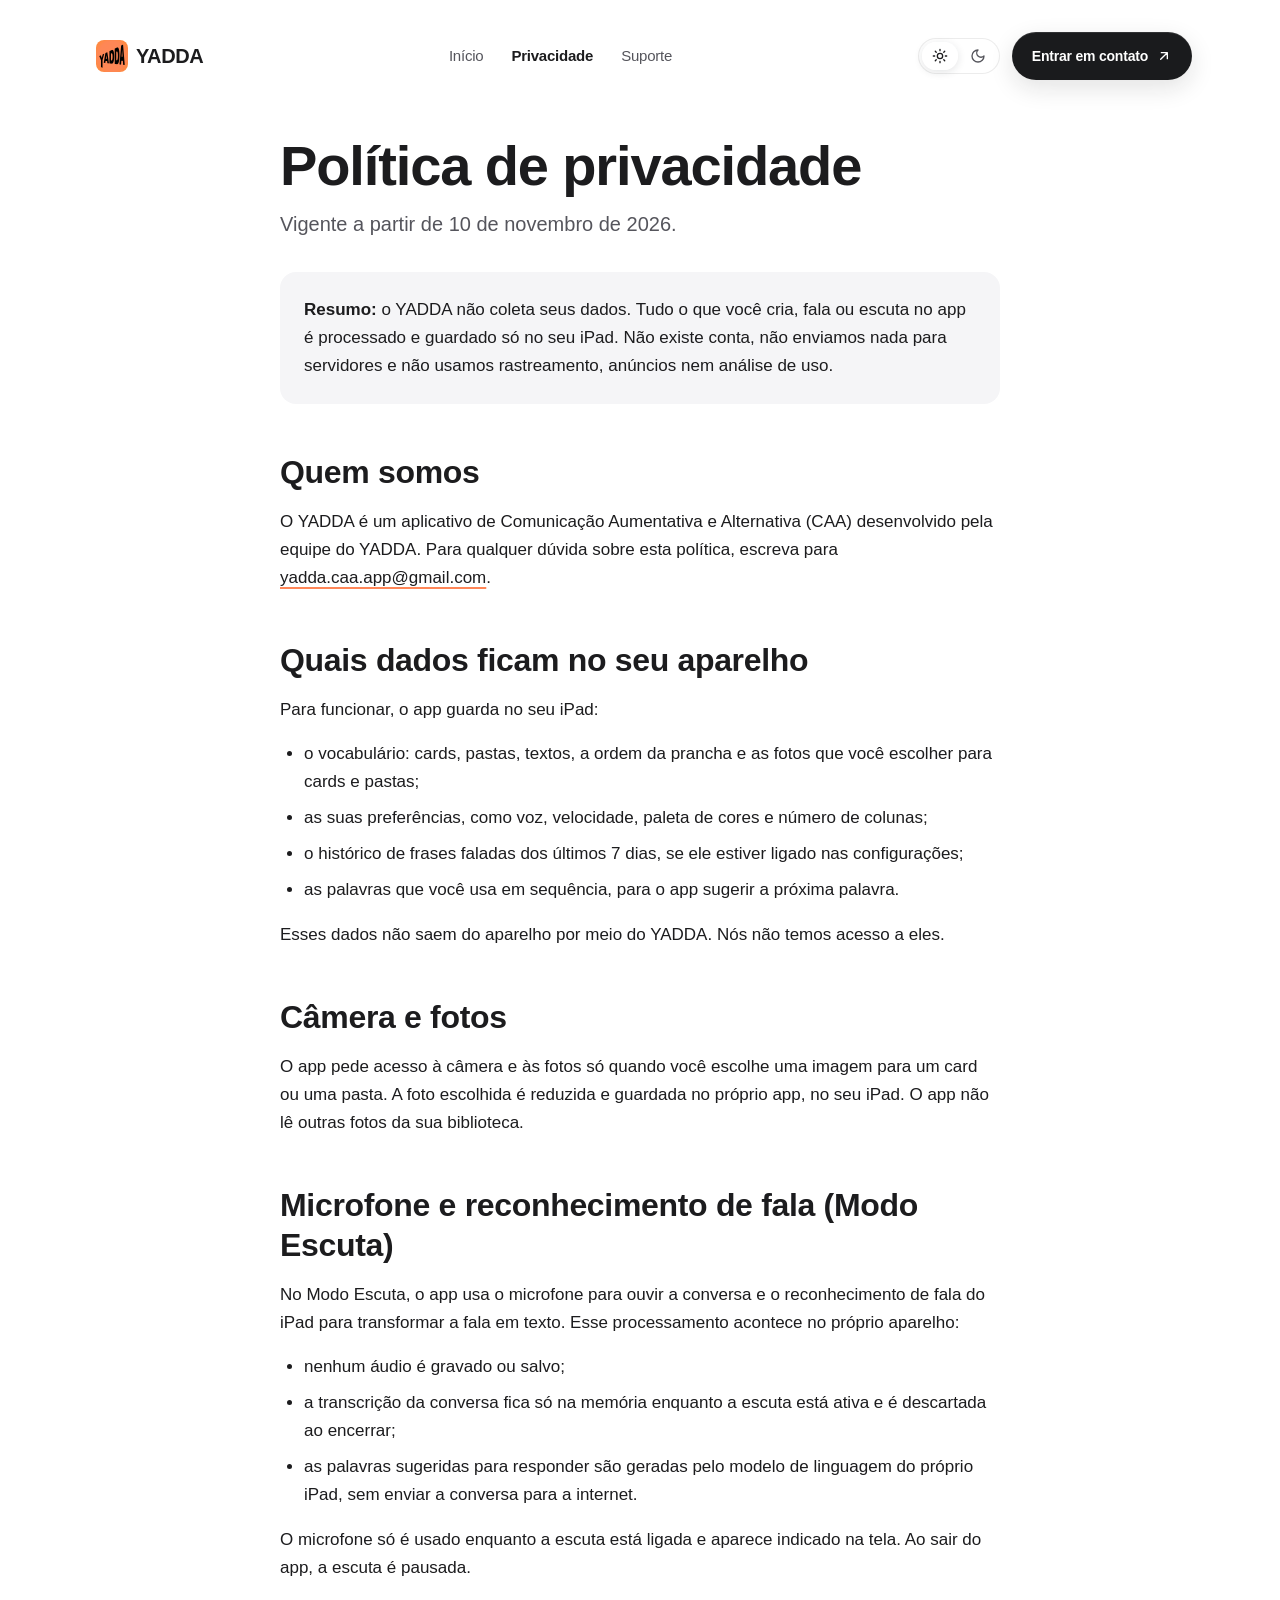
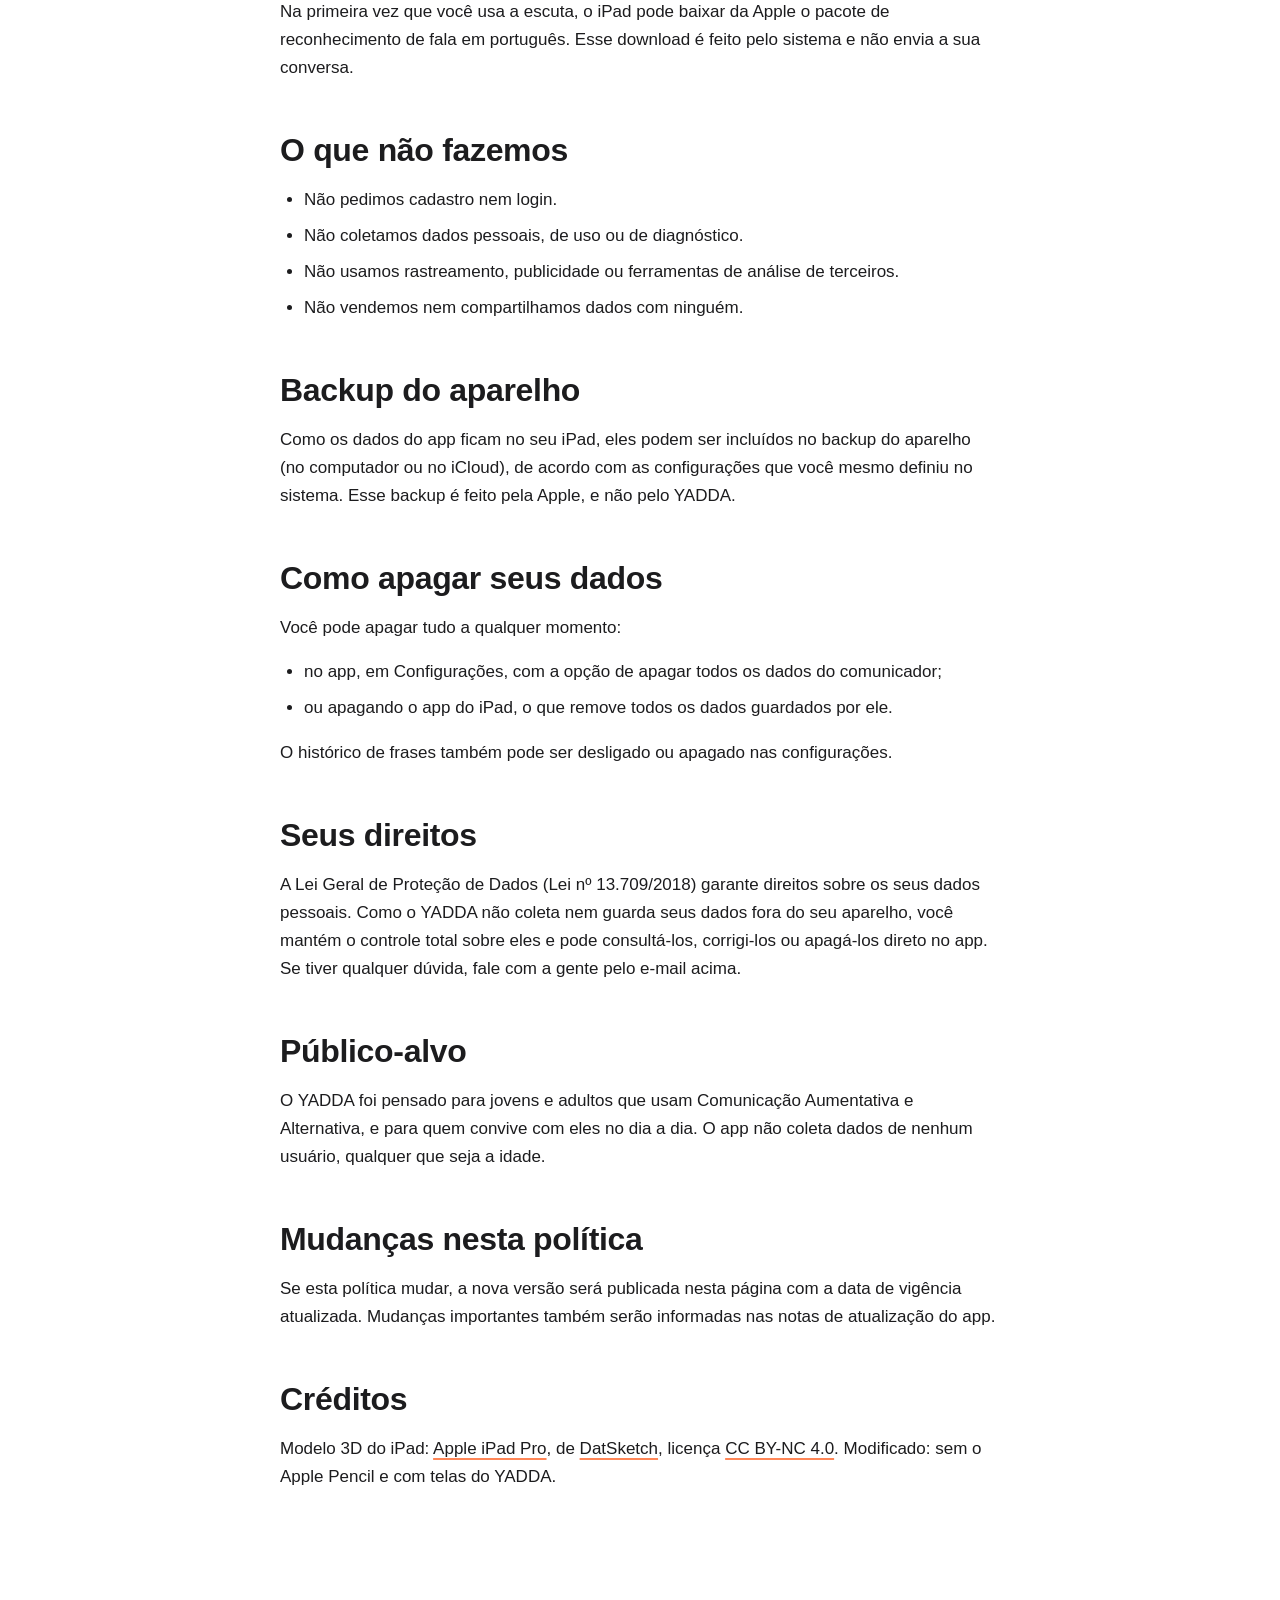
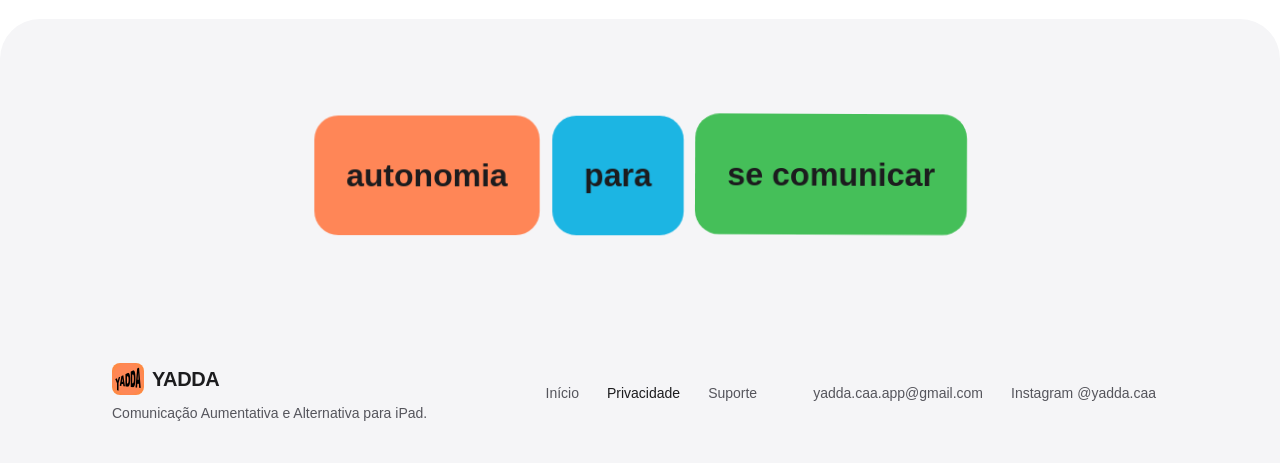
<file: privacidade.html>
<!doctype html>
<html lang="pt-BR">
<head>
  <meta charset="utf-8">
  <meta name="viewport" content="width=device-width, initial-scale=1">
  <title>Política de privacidade · YADDA</title>
  <meta name="description" content="Política de privacidade do aplicativo YADDA.">
  <meta name="theme-color" content="#ffffff" media="(prefers-color-scheme: light)" data-cor-tema="light">
  <meta name="theme-color" content="#111113" media="(prefers-color-scheme: dark)" data-cor-tema="dark">
  <link rel="icon" href="favicon.png" type="image/png">
  <link rel="apple-touch-icon" href="apple-touch-icon.png">
  <link rel="stylesheet" href="estilo.css">
  <script>
    try { var t = localStorage.getItem("yadda-tema"); if (t === "light" || t === "dark") document.documentElement.dataset.theme = t; } catch (e) {}
    if (!matchMedia("(prefers-reduced-motion: reduce)").matches) document.documentElement.classList.add("anima");
  </script>
  <script src="js/lenis-1.3.27.js" defer></script>
  <script src="js/motion-14.6.0.js" defer></script>
  <script src="js/animacoes.js" defer></script>
  <script src="js/navbar.js" defer></script>
  <script src="js/tema.js" defer></script>
</head>
<body>
  <a class="pular" href="#conteudo">Pular para o conteúdo</a>
  <div class="progresso" aria-hidden="true"></div>

  <div class="nav-cena" data-largo="true" data-entra>
    <header class="nav">
      <span class="nav__vidro" aria-hidden="true"></span>
      <a class="nav__marca" href="index.html" aria-label="YADDA, início"><img src="img/icone.png" alt="" width="32" height="32">YADDA</a>
      <nav class="nav__links" aria-label="Páginas do site">
        <a href="index.html">Início</a>
        <a href="privacidade.html" aria-current="page">Privacidade</a>
        <a href="suporte.html">Suporte</a>
      </nav>
      <div class="nav__acoes">
      <div class="tema" role="group" aria-label="Tema do site">
        <span class="tema__bolinha" aria-hidden="true"></span>
        <button type="button" class="tema__opcao" data-tema="light" aria-label="Claro" aria-pressed="false"><svg width="16" height="16" viewBox="0 0 24 24" fill="none" stroke="currentColor" stroke-width="2" stroke-linecap="round" stroke-linejoin="round" aria-hidden="true"><circle cx="12" cy="12" r="4"/><path d="M12 2v2M12 20v2M4.93 4.93l1.41 1.41M17.66 17.66l1.41 1.41M2 12h2M20 12h2M6.34 17.66l-1.41 1.41M19.07 4.93l-1.41 1.41"/></svg></button>
        <button type="button" class="tema__opcao" data-tema="dark" aria-label="Escuro" aria-pressed="false"><svg width="16" height="16" viewBox="0 0 24 24" fill="none" stroke="currentColor" stroke-width="2" stroke-linecap="round" stroke-linejoin="round" aria-hidden="true"><path d="M12 3a6 6 0 0 0 9 9 9 9 0 1 1-9-9Z"/></svg></button>
      </div>
      <a class="nav__cta" href="suporte.html">Entrar em contato<svg class="nav__seta" width="16" height="16" viewBox="0 0 24 24" fill="none" stroke="currentColor" stroke-width="2" stroke-linecap="round" stroke-linejoin="round" aria-hidden="true"><path d="M7 17 17 7M8 7h9v9"/></svg></a>
      </div>
      <button type="button" class="nav__menu" aria-expanded="false" aria-controls="nav-painel" aria-label="Abrir menu"><svg width="20" height="20" viewBox="0 0 24 24" fill="none" stroke="currentColor" stroke-width="2" stroke-linecap="round" stroke-linejoin="round" aria-hidden="true"><path d="m6 9 6 6 6-6"/></svg></button>
    </header>
    <div class="nav-painel" id="nav-painel" hidden>
      <nav class="nav-painel__links" aria-label="Páginas do site">
        <a data-item href="index.html">Início</a>
        <a data-item href="privacidade.html" aria-current="page">Privacidade</a>
        <a data-item href="suporte.html">Suporte</a>
      </nav>
      <div class="nav-painel__tema" data-item>
        <span>Tema</span>
      <div class="tema" role="group" aria-label="Tema do site">
        <span class="tema__bolinha" aria-hidden="true"></span>
        <button type="button" class="tema__opcao" data-tema="light" aria-label="Claro" aria-pressed="false"><svg width="16" height="16" viewBox="0 0 24 24" fill="none" stroke="currentColor" stroke-width="2" stroke-linecap="round" stroke-linejoin="round" aria-hidden="true"><circle cx="12" cy="12" r="4"/><path d="M12 2v2M12 20v2M4.93 4.93l1.41 1.41M17.66 17.66l1.41 1.41M2 12h2M20 12h2M6.34 17.66l-1.41 1.41M19.07 4.93l-1.41 1.41"/></svg></button>
        <button type="button" class="tema__opcao" data-tema="dark" aria-label="Escuro" aria-pressed="false"><svg width="16" height="16" viewBox="0 0 24 24" fill="none" stroke="currentColor" stroke-width="2" stroke-linecap="round" stroke-linejoin="round" aria-hidden="true"><path d="M12 3a6 6 0 0 0 9 9 9 9 0 1 1-9-9Z"/></svg></button>
      </div>
      </div>
      <a class="nav-painel__cta" data-item href="suporte.html">Entrar em contato</a>
    </div>
  </div>

  <main id="conteudo" class="conteudo leitura">
    <h1 data-palavras>Política de privacidade</h1>
    <p class="apoio" data-entra>Vigente a partir de 10 de novembro de 2026.</p>

    <div class="resumo" data-entra>
      <p><strong>Resumo:</strong> o YADDA não coleta seus dados. Tudo o que você cria, fala ou escuta no app é processado e guardado só no seu iPad. Não existe conta, não enviamos nada para servidores e não usamos rastreamento, anúncios nem análise de uso.</p>
    </div>

    <h2 data-revela>Quem somos</h2>
    <p>O YADDA é um aplicativo de Comunicação Aumentativa e Alternativa (CAA) desenvolvido pela equipe do YADDA. Para qualquer dúvida sobre esta política, escreva para <a href="mailto:yadda.caa.app@gmail.com">yadda.caa.app@gmail.com</a>.</p>

    <h2 data-revela>Quais dados ficam no seu aparelho</h2>
    <p>Para funcionar, o app guarda no seu iPad:</p>
    <ul>
      <li>o vocabulário: cards, pastas, textos, a ordem da prancha e as fotos que você escolher para cards e pastas;</li>
      <li>as suas preferências, como voz, velocidade, paleta de cores e número de colunas;</li>
      <li>o histórico de frases faladas dos últimos 7 dias, se ele estiver ligado nas configurações;</li>
      <li>as palavras que você usa em sequência, para o app sugerir a próxima palavra.</li>
    </ul>
    <p>Esses dados não saem do aparelho por meio do YADDA. Nós não temos acesso a eles.</p>

    <h2 data-revela>Câmera e fotos</h2>
    <p>O app pede acesso à câmera e às fotos só quando você escolhe uma imagem para um card ou uma pasta. A foto escolhida é reduzida e guardada no próprio app, no seu iPad. O app não lê outras fotos da sua biblioteca.</p>

    <h2 data-revela>Microfone e reconhecimento de fala (Modo Escuta)</h2>
    <p>No Modo Escuta, o app usa o microfone para ouvir a conversa e o reconhecimento de fala do iPad para transformar a fala em texto. Esse processamento acontece no próprio aparelho:</p>
    <ul>
      <li>nenhum áudio é gravado ou salvo;</li>
      <li>a transcrição da conversa fica só na memória enquanto a escuta está ativa e é descartada ao encerrar;</li>
      <li>as palavras sugeridas para responder são geradas pelo modelo de linguagem do próprio iPad, sem enviar a conversa para a internet.</li>
    </ul>
    <p>O microfone só é usado enquanto a escuta está ligada e aparece indicado na tela. Ao sair do app, a escuta é pausada.</p>
    <p>Na primeira vez que você usa a escuta, o iPad pode baixar da Apple o pacote de reconhecimento de fala em português. Esse download é feito pelo sistema e não envia a sua conversa.</p>

    <h2 data-revela>O que não fazemos</h2>
    <ul>
      <li>Não pedimos cadastro nem login.</li>
      <li>Não coletamos dados pessoais, de uso ou de diagnóstico.</li>
      <li>Não usamos rastreamento, publicidade ou ferramentas de análise de terceiros.</li>
      <li>Não vendemos nem compartilhamos dados com ninguém.</li>
    </ul>

    <h2 data-revela>Backup do aparelho</h2>
    <p>Como os dados do app ficam no seu iPad, eles podem ser incluídos no backup do aparelho (no computador ou no iCloud), de acordo com as configurações que você mesmo definiu no sistema. Esse backup é feito pela Apple, e não pelo YADDA.</p>

    <h2 data-revela>Como apagar seus dados</h2>
    <p>Você pode apagar tudo a qualquer momento:</p>
    <ul>
      <li>no app, em Configurações, com a opção de apagar todos os dados do comunicador;</li>
      <li>ou apagando o app do iPad, o que remove todos os dados guardados por ele.</li>
    </ul>
    <p>O histórico de frases também pode ser desligado ou apagado nas configurações.</p>

    <h2 data-revela>Seus direitos</h2>
    <p>A Lei Geral de Proteção de Dados (Lei nº 13.709/2018) garante direitos sobre os seus dados pessoais. Como o YADDA não coleta nem guarda seus dados fora do seu aparelho, você mantém o controle total sobre eles e pode consultá-los, corrigi-los ou apagá-los direto no app. Se tiver qualquer dúvida, fale com a gente pelo e-mail acima.</p>

    <h2 data-revela>Público-alvo</h2>
    <p>O YADDA foi pensado para jovens e adultos que usam Comunicação Aumentativa e Alternativa, e para quem convive com eles no dia a dia. O app não coleta dados de nenhum usuário, qualquer que seja a idade.</p>

    <h2 data-revela>Mudanças nesta política</h2>
    <p>Se esta política mudar, a nova versão será publicada nesta página com a data de vigência atualizada. Mudanças importantes também serão informadas nas notas de atualização do app.</p>

    <h2 data-revela>Créditos</h2>
    <p>Modelo 3D do iPad: <a href="https://sketchfab.com/3d-models/apple-ipad-pro-e5ffb3c80b2d4d6690249f8ee2bdafbe">Apple iPad Pro</a>, de <a href="https://sketchfab.com/DatSketch">DatSketch</a>, licença <a href="https://creativecommons.org/licenses/by-nc/4.0/deed.pt-br">CC BY-NC 4.0</a>. Modificado: sem o Apple Pencil e com telas do YADDA.</p>
  </main>

  <footer class="rodape">
    <div class="conteudo rodape__fecho">
      <div class="frase" role="group" aria-label="Frase de exemplo. Toque em uma palavra para ouvir." data-frase-revela>
          <button type="button" data-palavra="autonomia">autonomia</button>
          <button type="button" data-palavra="para">para</button>
          <button type="button" data-palavra="se comunicar">se comunicar</button>
        </div>
    </div>
    <div class="conteudo rodape__base">
      <div class="rodape__marca">
        <a class="nav__marca" href="index.html" aria-label="YADDA, início"><img src="img/icone.png" alt="" width="32" height="32">YADDA</a>
        <p>Comunicação Aumentativa e Alternativa para iPad.</p>
      </div>
      <nav class="rodape__links" aria-label="Rodapé">
          <a href="index.html">Início</a>
          <a href="privacidade.html" aria-current="page">Privacidade</a>
          <a href="suporte.html">Suporte</a>
      </nav>
      <div class="rodape__contatos">
        <a class="rodape__contato" href="mailto:yadda.caa.app@gmail.com">yadda.caa.app@gmail.com</a>
        <a class="rodape__contato" href="https://www.instagram.com/yadda.caa/" rel="noopener" aria-label="Instagram do YADDA, @yadda.caa">Instagram @yadda.caa</a>
      </div>
    </div>
  </footer>
</body>
</html>
</file>
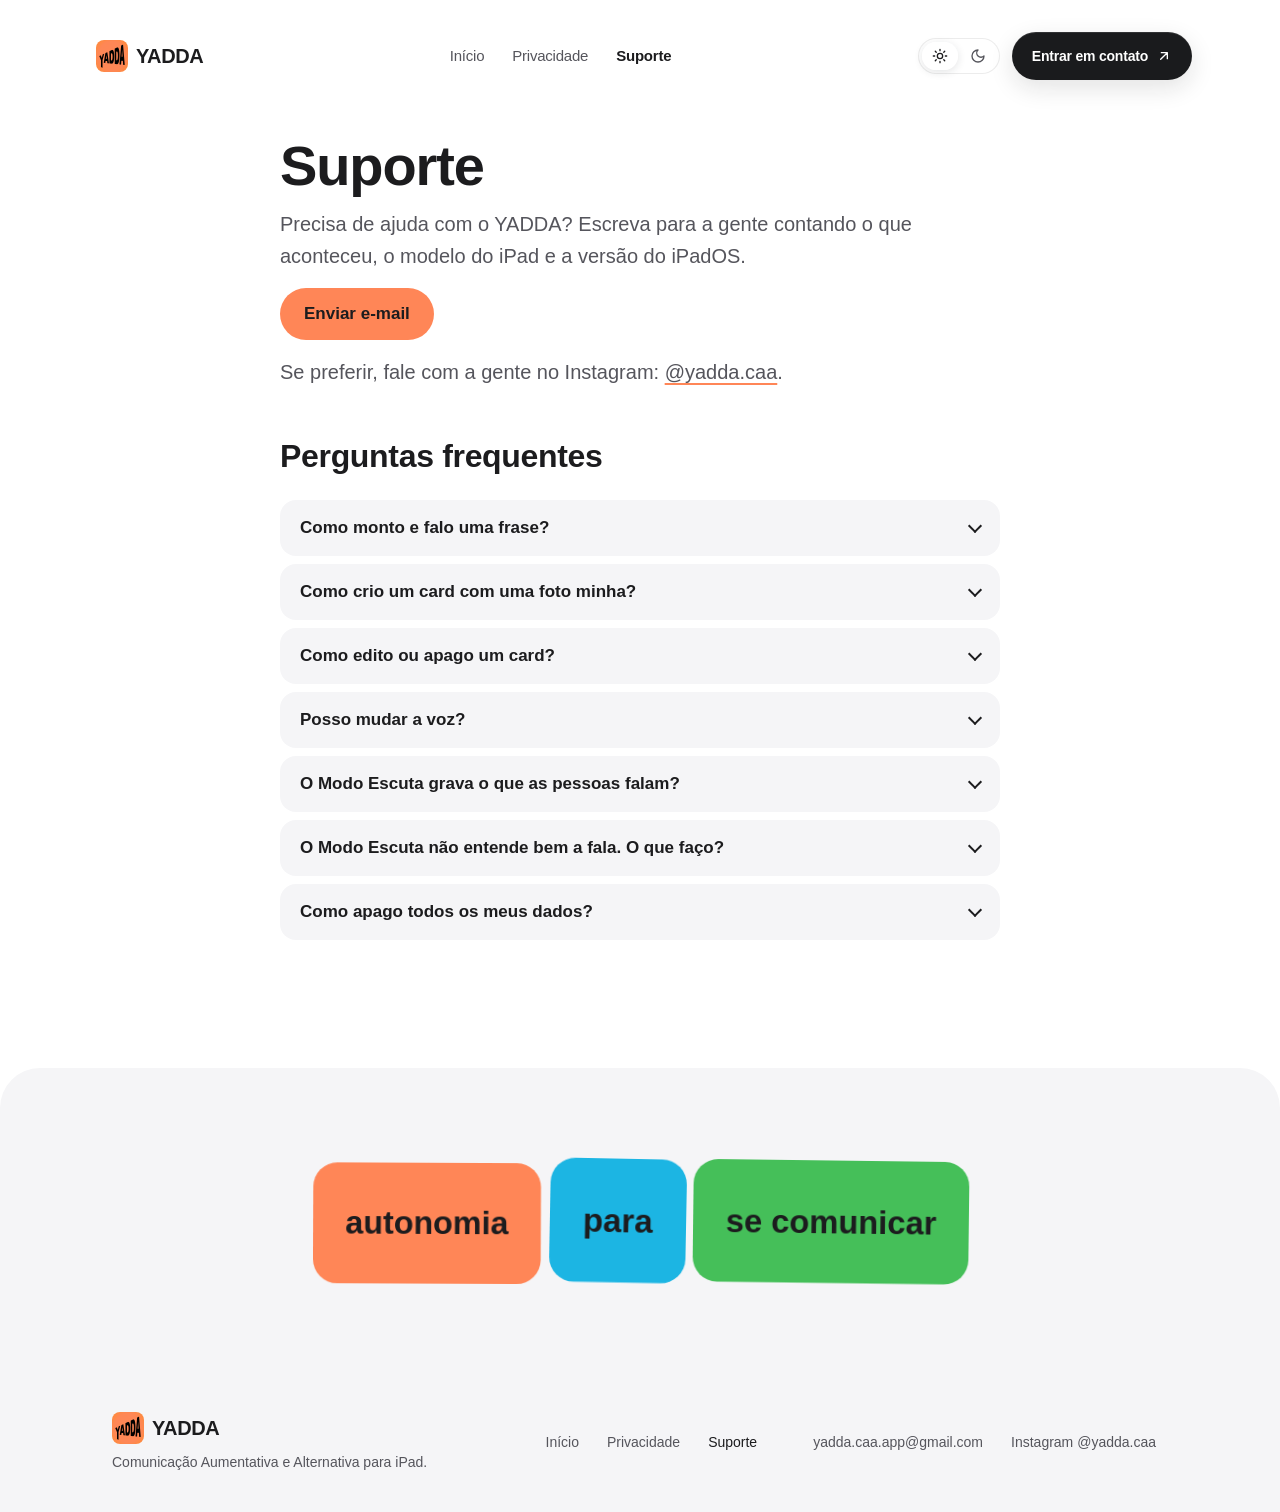
<file: suporte.html>
<!doctype html>
<html lang="pt-BR">
<head>
  <meta charset="utf-8">
  <meta name="viewport" content="width=device-width, initial-scale=1">
  <title>Suporte · YADDA</title>
  <meta name="description" content="Suporte e perguntas frequentes do aplicativo YADDA.">
  <meta name="theme-color" content="#ffffff" media="(prefers-color-scheme: light)" data-cor-tema="light">
  <meta name="theme-color" content="#111113" media="(prefers-color-scheme: dark)" data-cor-tema="dark">
  <link rel="icon" href="favicon.png" type="image/png">
  <link rel="apple-touch-icon" href="apple-touch-icon.png">
  <link rel="stylesheet" href="estilo.css">
  <script>
    try { var t = localStorage.getItem("yadda-tema"); if (t === "light" || t === "dark") document.documentElement.dataset.theme = t; } catch (e) {}
    if (!matchMedia("(prefers-reduced-motion: reduce)").matches) document.documentElement.classList.add("anima");
  </script>
  <script src="js/lenis-1.3.27.js" defer></script>
  <script src="js/motion-14.6.0.js" defer></script>
  <script src="js/animacoes.js" defer></script>
  <script src="js/navbar.js" defer></script>
  <script src="js/tema.js" defer></script>
</head>
<body>
  <a class="pular" href="#conteudo">Pular para o conteúdo</a>
  <div class="progresso" aria-hidden="true"></div>

  <div class="nav-cena" data-largo="true" data-entra>
    <header class="nav">
      <span class="nav__vidro" aria-hidden="true"></span>
      <a class="nav__marca" href="index.html" aria-label="YADDA, início"><img src="img/icone.png" alt="" width="32" height="32">YADDA</a>
      <nav class="nav__links" aria-label="Páginas do site">
        <a href="index.html">Início</a>
        <a href="privacidade.html">Privacidade</a>
        <a href="suporte.html" aria-current="page">Suporte</a>
      </nav>
      <div class="nav__acoes">
      <div class="tema" role="group" aria-label="Tema do site">
        <span class="tema__bolinha" aria-hidden="true"></span>
        <button type="button" class="tema__opcao" data-tema="light" aria-label="Claro" aria-pressed="false"><svg width="16" height="16" viewBox="0 0 24 24" fill="none" stroke="currentColor" stroke-width="2" stroke-linecap="round" stroke-linejoin="round" aria-hidden="true"><circle cx="12" cy="12" r="4"/><path d="M12 2v2M12 20v2M4.93 4.93l1.41 1.41M17.66 17.66l1.41 1.41M2 12h2M20 12h2M6.34 17.66l-1.41 1.41M19.07 4.93l-1.41 1.41"/></svg></button>
        <button type="button" class="tema__opcao" data-tema="dark" aria-label="Escuro" aria-pressed="false"><svg width="16" height="16" viewBox="0 0 24 24" fill="none" stroke="currentColor" stroke-width="2" stroke-linecap="round" stroke-linejoin="round" aria-hidden="true"><path d="M12 3a6 6 0 0 0 9 9 9 9 0 1 1-9-9Z"/></svg></button>
      </div>
      <a class="nav__cta" href="suporte.html">Entrar em contato<svg class="nav__seta" width="16" height="16" viewBox="0 0 24 24" fill="none" stroke="currentColor" stroke-width="2" stroke-linecap="round" stroke-linejoin="round" aria-hidden="true"><path d="M7 17 17 7M8 7h9v9"/></svg></a>
      </div>
      <button type="button" class="nav__menu" aria-expanded="false" aria-controls="nav-painel" aria-label="Abrir menu"><svg width="20" height="20" viewBox="0 0 24 24" fill="none" stroke="currentColor" stroke-width="2" stroke-linecap="round" stroke-linejoin="round" aria-hidden="true"><path d="m6 9 6 6 6-6"/></svg></button>
    </header>
    <div class="nav-painel" id="nav-painel" hidden>
      <nav class="nav-painel__links" aria-label="Páginas do site">
        <a data-item href="index.html">Início</a>
        <a data-item href="privacidade.html">Privacidade</a>
        <a data-item href="suporte.html" aria-current="page">Suporte</a>
      </nav>
      <div class="nav-painel__tema" data-item>
        <span>Tema</span>
      <div class="tema" role="group" aria-label="Tema do site">
        <span class="tema__bolinha" aria-hidden="true"></span>
        <button type="button" class="tema__opcao" data-tema="light" aria-label="Claro" aria-pressed="false"><svg width="16" height="16" viewBox="0 0 24 24" fill="none" stroke="currentColor" stroke-width="2" stroke-linecap="round" stroke-linejoin="round" aria-hidden="true"><circle cx="12" cy="12" r="4"/><path d="M12 2v2M12 20v2M4.93 4.93l1.41 1.41M17.66 17.66l1.41 1.41M2 12h2M20 12h2M6.34 17.66l-1.41 1.41M19.07 4.93l-1.41 1.41"/></svg></button>
        <button type="button" class="tema__opcao" data-tema="dark" aria-label="Escuro" aria-pressed="false"><svg width="16" height="16" viewBox="0 0 24 24" fill="none" stroke="currentColor" stroke-width="2" stroke-linecap="round" stroke-linejoin="round" aria-hidden="true"><path d="M12 3a6 6 0 0 0 9 9 9 9 0 1 1-9-9Z"/></svg></button>
      </div>
      </div>
      <a class="nav-painel__cta" data-item href="suporte.html">Entrar em contato</a>
    </div>
  </div>

  <main id="conteudo" class="conteudo leitura">
    <h1 data-palavras>Suporte</h1>
    <p class="apoio" data-entra>Precisa de ajuda com o YADDA? Escreva para a gente contando o que aconteceu, o modelo do iPad e a versão do iPadOS.</p>
    <p data-entra><a class="botao botao--principal" href="mailto:yadda.caa.app@gmail.com?subject=Suporte%20YADDA">Enviar e-mail</a></p>
    <p class="apoio" data-entra>Se preferir, fale com a gente no Instagram: <a href="https://www.instagram.com/yadda.caa/" rel="noopener">@yadda.caa</a>.</p>

    <h2 data-revela>Perguntas frequentes</h2>
    <div class="perguntas" data-cascata>
      <details>
        <summary>Como monto e falo uma frase?</summary>
        <p class="resposta">Toque nos cards da prancha na ordem da frase. Eles aparecem na barra de baixo. Depois, toque em Falar.</p>
      </details>
      <details>
        <summary>Como crio um card com uma foto minha?</summary>
        <p class="resposta">Toque no botão de mais (+), escolha Criar card, escreva a palavra e escolha uma foto da galeria ou tire uma foto na hora.</p>
      </details>
      <details>
        <summary>Como edito ou apago um card?</summary>
        <p class="resposta">Pressione e segure o card na prancha para abrir o menu com as opções de editar, mover, duplicar e excluir.</p>
      </details>
      <details>
        <summary>Posso mudar a voz?</summary>
        <p class="resposta">Sim. Em Configurações, escolha a voz, a velocidade e o tom. Para uma voz mais natural, baixe uma voz Aprimorada em português nos Ajustes do iPad (Acessibilidade &gt; Conteúdo Falado &gt; Vozes).</p>
      </details>
      <details>
        <summary>O Modo Escuta grava o que as pessoas falam?</summary>
        <p class="resposta">Não. A fala é transformada em texto no próprio iPad, nenhum áudio é gravado e a conversa é descartada quando a escuta termina. Veja a <a href="privacidade.html">política de privacidade</a>.</p>
      </details>
      <details>
        <summary>O Modo Escuta não entende bem a fala. O que faço?</summary>
        <p class="resposta">Confira se o iPad está com o idioma português (Brasil) e conectado à internet na primeira vez que usar a escuta, para o sistema baixar o reconhecimento de fala. Ambientes muito barulhentos também atrapalham.</p>
      </details>
      <details>
        <summary>Como apago todos os meus dados?</summary>
        <p class="resposta">Em Configurações, use a opção de apagar todos os dados do comunicador. Apagar o app do iPad também remove tudo.</p>
      </details>
    </div>
  </main>

  <footer class="rodape">
    <div class="conteudo rodape__fecho">
      <div class="frase" role="group" aria-label="Frase de exemplo. Toque em uma palavra para ouvir." data-frase-revela>
          <button type="button" data-palavra="autonomia">autonomia</button>
          <button type="button" data-palavra="para">para</button>
          <button type="button" data-palavra="se comunicar">se comunicar</button>
        </div>
    </div>
    <div class="conteudo rodape__base">
      <div class="rodape__marca">
        <a class="nav__marca" href="index.html" aria-label="YADDA, início"><img src="img/icone.png" alt="" width="32" height="32">YADDA</a>
        <p>Comunicação Aumentativa e Alternativa para iPad.</p>
      </div>
      <nav class="rodape__links" aria-label="Rodapé">
          <a href="index.html">Início</a>
          <a href="privacidade.html">Privacidade</a>
          <a href="suporte.html" aria-current="page">Suporte</a>
      </nav>
      <div class="rodape__contatos">
        <a class="rodape__contato" href="mailto:yadda.caa.app@gmail.com">yadda.caa.app@gmail.com</a>
        <a class="rodape__contato" href="https://www.instagram.com/yadda.caa/" rel="noopener" aria-label="Instagram do YADDA, @yadda.caa">Instagram @yadda.caa</a>
      </div>
    </div>
  </footer>
</body>
</html>
</file>
<file: estilo.css>
/* YADDA · tokens e estilos do site.
   Primitivos vêm do app (Colors/Default e AppIcon). Componentes usam só os semânticos. */

:root {
  /* Primitivos: paleta Original dos cards e laranja do ícone */
  --yellow-500: #ffb700;
  --green-500: #45bf59;
  --orange-500: #ff8657;
  --blue-500: #1cb5e3;
  --pink-500: #ff6eb9;
  --purple-500: #d668e5;
  --neutral-0: #ffffff;
  --neutral-50: #f5f5f7;
  --neutral-100: #ebebef;
  --neutral-600: #55555c;
  --neutral-900: #1c1c1e;
  --neutral-950: #111113;

  /* Semânticos (claro) */
  --color-bg: var(--neutral-0);
  --color-surface: var(--neutral-50);
  --color-surface-strong: var(--neutral-100);
  --color-text: var(--neutral-900);
  --color-text-muted: var(--neutral-600);
  --color-on-brand: var(--neutral-900);
  --color-brand: var(--orange-500);
  --color-link-line: var(--orange-500);
  --color-focus: var(--neutral-900);
  --color-bezel: var(--neutral-900);

  /* Espaço (grade de 4) */
  --space-1: 4px;
  --space-2: 8px;
  --space-3: 12px;
  --space-4: 16px;
  --space-5: 20px;
  --space-6: 24px;
  --space-8: 32px;
  --space-10: 40px;
  --space-12: 48px;
  --space-16: 64px;
  --space-24: 96px;

  /* Raio */
  --radius-sm: 8px;
  --radius-md: 16px;
  --radius-lg: 24px;
  --radius-xl: 40px;
  --radius-pill: 999px;

  /* Tipografia: escala com line-height na grade */
  --font-sans: -apple-system, BlinkMacSystemFont, "SF Pro Text", "Segoe UI", Roboto, sans-serif;
  --text-sm: 14px;   --leading-sm: 20px;
  --text-md: 17px;   --leading-md: 28px;
  --text-lg: 20px;   --leading-lg: 32px;
  --text-xl: 24px;   --leading-xl: 32px;
  --text-2xl: 32px;  --leading-2xl: 40px;
  --text-3xl: 40px;  --leading-3xl: 44px;
  --text-4xl: 56px;  --leading-4xl: 60px;

  /* Sombra e movimento */
  --shadow-shot: 0 12px 40px rgb(0 0 0 / 0.12);
  --duration-fast: 150ms;
  --duration-base: 240ms;
  --ease: cubic-bezier(0.2, 0, 0, 1);

  /* Largura */
  --width-page: 1120px;
  --width-text: 720px;

  /* Navbar */
  --nav-reserva: 104px;
  --nav-largura-capsula: 880px;
  --nav-largura-aberta: var(--width-page);
  --nav-vidro: rgb(255 255 255 / 0.74);
  --nav-sombra: 0 4px 8px rgb(31 42 52 / 0.04), 0 12px 28px rgb(31 42 52 / 0.07), inset 0 1px rgb(255 255 255 / 0.84), inset 0 0 0 1px rgb(16 17 20 / 0.05);
  --nav-cta-bg: rgb(12 13 15 / 0.94);
  --nav-cta-texto: var(--neutral-0);
  --nav-cta-sombra: 0 8px 24px rgb(21 24 28 / 0.12), inset 0 1px rgb(255 255 255 / 0.1);
  --nav-cta-sombra-hover: 0 12px 28px rgb(21 24 28 / 0.19), inset 0 1px rgb(255 255 255 / 0.16);
  --nav-menu-bg: rgb(16 17 20 / 0.06);
  --nav-menu-bg-press: rgb(16 17 20 / 0.12);
  --nav-painel: rgb(255 255 255 / 0.96);
  --nav-painel-sombra: 0 12px 32px rgb(31 42 52 / 0.14), inset 0 1px rgb(255 255 255 / 0.9);
  --tema-trilho: rgb(255 255 255 / 0.38);
  --tema-trilho-borda: rgb(16 17 20 / 0.08);
  --tema-bolinha: rgb(255 255 255 / 0.96);
  --tema-bolinha-sombra: 0 2px 8px rgb(28 34 40 / 0.12);
  --loja-borda: rgb(16 17 20 / 0.16);
  --loja-texto: var(--neutral-600);
  --mosaico-opacidade: 0.1;
  --bento-texto-apoio: rgb(28 28 30 / 0.9);
  --bento-yellow-topo: #ffd466;
  --bento-green-topo: #7dd38b;
  --bento-orange-topo: #ffaa89;
  --bento-blue-topo: #60cbeb;
  --bento-purple-topo: #e295ed;

  color-scheme: light dark;
}

@media (prefers-color-scheme: dark) {
  :root:not([data-theme="light"]) {
    --color-bg: var(--neutral-950);
    --color-surface: #1c1c1f;
    --color-surface-strong: #2a2a2e;
    --color-text: #f2f2f4;
    --color-text-muted: #b4b4ba;
    --color-focus: #f2f2f4;
    --color-bezel: #2a2a2e;
    --shadow-shot: 0 12px 40px rgb(0 0 0 / 0.5);
    --nav-vidro: rgb(28 28 31 / 0.72);
    --nav-sombra: 0 12px 28px rgb(0 0 0 / 0.35), inset 0 1px rgb(255 255 255 / 0.08), inset 0 0 0 1px rgb(255 255 255 / 0.06);
    --nav-cta-bg: #f2f2f4;
    --nav-cta-texto: var(--neutral-950);
    --nav-cta-sombra: 0 8px 24px rgb(0 0 0 / 0.3);
    --nav-cta-sombra-hover: 0 12px 28px rgb(0 0 0 / 0.45);
    --nav-menu-bg: rgb(255 255 255 / 0.08);
    --nav-menu-bg-press: rgb(255 255 255 / 0.16);
    --nav-painel: rgb(28 28 31 / 0.96);
    --nav-painel-sombra: 0 12px 32px rgb(0 0 0 / 0.5), inset 0 1px rgb(255 255 255 / 0.08);
    --tema-trilho: rgb(255 255 255 / 0.06);
    --tema-trilho-borda: rgb(255 255 255 / 0.1);
    --tema-bolinha: rgb(255 255 255 / 0.16);
    --tema-bolinha-sombra: 0 2px 8px rgb(0 0 0 / 0.4);
    --loja-borda: rgb(255 255 255 / 0.2);
    --loja-texto: #b4b4ba;
    --mosaico-opacidade: 0.08;
  }
}

/* Escolha manual no toggle: vence o sistema */
:root[data-theme="dark"] {
  --color-bg: var(--neutral-950);
  --color-surface: #1c1c1f;
  --color-surface-strong: #2a2a2e;
  --color-text: #f2f2f4;
  --color-text-muted: #b4b4ba;
  --color-focus: #f2f2f4;
  --color-bezel: #2a2a2e;
  --shadow-shot: 0 12px 40px rgb(0 0 0 / 0.5);
  --nav-vidro: rgb(28 28 31 / 0.72);
  --nav-sombra: 0 12px 28px rgb(0 0 0 / 0.35), inset 0 1px rgb(255 255 255 / 0.08), inset 0 0 0 1px rgb(255 255 255 / 0.06);
  --nav-cta-bg: #f2f2f4;
  --nav-cta-texto: var(--neutral-950);
  --nav-cta-sombra: 0 8px 24px rgb(0 0 0 / 0.3);
  --nav-cta-sombra-hover: 0 12px 28px rgb(0 0 0 / 0.45);
  --nav-menu-bg: rgb(255 255 255 / 0.08);
  --nav-menu-bg-press: rgb(255 255 255 / 0.16);
  --nav-painel: rgb(28 28 31 / 0.96);
  --nav-painel-sombra: 0 12px 32px rgb(0 0 0 / 0.5), inset 0 1px rgb(255 255 255 / 0.08);
  --tema-trilho: rgb(255 255 255 / 0.06);
  --tema-trilho-borda: rgb(255 255 255 / 0.1);
  --tema-bolinha: rgb(255 255 255 / 0.16);
  --tema-bolinha-sombra: 0 2px 8px rgb(0 0 0 / 0.4);
  --loja-borda: rgb(255 255 255 / 0.2);
  --loja-texto: #b4b4ba;
  --mosaico-opacidade: 0.08;
  color-scheme: dark;
}
:root[data-theme="light"] { color-scheme: light; }

/* Rolagem suave (Lenis) */
html.lenis,
html.lenis body {
  height: auto;
}

.lenis:not(.lenis-autoToggle).lenis-stopped {
  overflow: clip;
}

.lenis [data-lenis-prevent],
.lenis [data-lenis-prevent-wheel],
.lenis [data-lenis-prevent-touch],
.lenis [data-lenis-prevent-vertical],
.lenis [data-lenis-prevent-horizontal] {
  overscroll-behavior: contain;
}

.lenis.lenis-smooth iframe {
  pointer-events: none;
}

.lenis.lenis-autoToggle {
  transition-property: overflow;
  transition-duration: 1ms;
  transition-behavior: allow-discrete;
}

/* Base */
*, *::before, *::after { box-sizing: border-box; }

html { -webkit-text-size-adjust: 100%; }

body {
  margin: 0;
  background: var(--color-bg);
  color: var(--color-text);
  font-family: var(--font-sans);
  font-size: var(--text-md);
  line-height: var(--leading-md);
}

img { display: block; max-width: 100%; height: auto; }

a {
  color: inherit;
  text-decoration-line: underline;
  text-decoration-color: var(--color-link-line);
  text-decoration-thickness: 2px;
  text-underline-offset: 4px;
  transition: text-decoration-thickness var(--duration-fast) var(--ease);
}
a:hover { text-decoration-thickness: 4px; }

:focus-visible {
  outline: 3px solid var(--color-focus);
  outline-offset: 4px;
  border-radius: var(--radius-sm);
}

.pular {
  position: absolute;
  left: var(--space-4);
  top: calc(-1 * var(--space-16));
  padding: var(--space-2) var(--space-4);
  background: var(--color-text);
  color: var(--color-bg);
  border-radius: var(--radius-sm);
  z-index: 10;
}
.pular:focus { top: var(--space-4); }

.conteudo {
  width: 100%;
  max-width: var(--width-page);
  margin: 0 auto;
  padding: 0 var(--space-4);
}

@media (min-width: 768px) {
  .conteudo { padding: 0 var(--space-8); }
}

/* Navbar: padrão do portfólio do Marcos. Larga e sem vidro no topo, cápsula de vidro ao rolar. */
body { padding-top: var(--nav-reserva); }

.nav-cena {
  position: fixed;
  z-index: 40;
  top: var(--space-6);
  left: 0;
  right: 0;
  width: min(calc(100% - 2 * var(--space-6)), var(--nav-largura-capsula));
  margin-inline: auto;
  pointer-events: none;
}

.nav {
  position: relative;
  display: grid;
  grid-template-areas: "marca links acoes";
  grid-template-columns: max-content 1fr max-content;
  align-items: center;
  gap: var(--space-6);
  padding: var(--space-2) var(--space-2) var(--space-2) var(--space-4);
  border-radius: var(--radius-pill);
  pointer-events: auto;
}
.nav > :not(.nav__vidro) { position: relative; z-index: 1; }

.nav__vidro {
  position: absolute;
  inset: 0;
  z-index: 0;
  border-radius: inherit;
  background: var(--nav-vidro);
  -webkit-backdrop-filter: blur(14px) saturate(1.25);
  backdrop-filter: blur(14px) saturate(1.25);
  box-shadow: var(--nav-sombra);
  pointer-events: none;
}

.nav__marca {
  grid-area: marca;
  display: inline-flex;
  align-items: center;
  gap: var(--space-2);
  font-size: var(--text-lg);
  line-height: var(--leading-lg);
  font-weight: 800;
  letter-spacing: -0.02em;
  text-decoration: none;
  white-space: nowrap;
}
.nav__marca img { width: 32px; height: 32px; border-radius: var(--radius-sm); }

.nav__links {
  grid-area: links;
  display: flex;
  justify-content: center;
  gap: var(--space-1);
}
.nav__links a {
  padding: var(--space-2) var(--space-3);
  border-radius: var(--radius-pill);
  font-size: 15px;
  line-height: var(--leading-sm);
  font-weight: 500;
  letter-spacing: -0.015em;
  color: var(--color-text-muted);
  text-decoration: none;
  transition: color var(--duration-base) var(--ease), transform var(--duration-base) var(--ease);
}
.nav__links a:hover { color: var(--color-text); transform: translateY(-1px); }
.nav__links a[aria-current="page"] { color: var(--color-text); font-weight: 600; }

.nav__cta {
  position: relative;
  display: inline-flex;
  align-items: center;
  gap: var(--space-2);
  min-height: 48px;
  padding: 0 var(--space-5);
  overflow: hidden;
  border-radius: var(--radius-pill);
  background: var(--nav-cta-bg);
  box-shadow: var(--nav-cta-sombra);
  color: var(--nav-cta-texto);
  font-size: var(--text-sm);
  line-height: var(--leading-sm);
  font-weight: 600;
  letter-spacing: -0.015em;
  text-decoration: none;
  white-space: nowrap;
  transition: transform var(--duration-base) cubic-bezier(.2,.8,.2,1), box-shadow var(--duration-base) var(--ease);
}
/* Brilho que atravessa o botão no hover, como no portfólio */
.nav__cta::before {
  content: "";
  position: absolute;
  inset: 0;
  background: linear-gradient(115deg, transparent 20%, rgb(255 255 255 / 0.18) 48%, transparent 72%);
  transform: translateX(-120%);
  transition: transform 600ms cubic-bezier(.2,.7,.2,1);
}
.nav__cta > * { position: relative; }
.nav__cta:hover { transform: translateY(-2px); box-shadow: var(--nav-cta-sombra-hover); }
.nav__cta:hover::before { transform: translateX(120%); }
.nav__cta:active { transform: translateY(0) scale(0.98); }
.nav__seta { transition: transform var(--duration-base) var(--ease); }
.nav__cta:hover .nav__seta { transform: translate(2px, -2px); }

.nav__menu, .nav-painel { display: none; }

/* Larga no topo: o vidro some e a barra abre até a largura da página */
@media (min-width: 601px) {
  .nav-cena { transition: width 750ms cubic-bezier(.22, 1.12, .36, 1); }
  .nav-cena[data-largo="true"] {
    width: min(calc(100% - 2 * var(--space-6)), var(--nav-largura-aberta));
    transition-duration: 350ms;
    transition-timing-function: cubic-bezier(.22, 1, .36, 1);
  }
  .nav__vidro { transition: opacity 500ms ease; }
  .nav-cena[data-largo="true"] .nav__vidro { opacity: 0; transition-duration: 300ms; }
}

/* Tablet: duas linhas, marca e ações em cima, links embaixo (como no portfólio) */
@media (max-width: 900px) and (min-width: 601px) {
  .nav {
    grid-template-areas: "marca acoes" "links links";
    grid-template-columns: 1fr auto;
    gap: var(--space-1) var(--space-4);
    padding: var(--space-2) var(--space-2) var(--space-2) var(--space-4);
    border-radius: 28px;
  }
  .nav__links { justify-content: flex-start; margin-left: calc(-1 * var(--space-3)); }
}

/* Celular: cápsula fixa com chevron que abre o painel */
@media (max-width: 600px) {
  :root { --nav-reserva: 88px; }
  .nav-cena { top: var(--space-3); width: calc(100% - 2 * var(--space-3)); }
  .nav {
    grid-template-areas: "marca menu";
    grid-template-columns: minmax(0, 1fr) max-content;
    gap: var(--space-3);
    padding: var(--space-2) var(--space-2) var(--space-2) var(--space-3);
  }
  .nav__links, .nav__acoes { display: none; }
  .nav__marca { font-size: var(--text-md); line-height: var(--leading-md); }
  .nav__marca img { width: 28px; height: 28px; }
  .nav__menu {
    grid-area: menu;
    display: grid;
    width: 44px;
    height: 44px;
    place-items: center;
    padding: 0;
    border: 0;
    border-radius: var(--radius-pill);
    background: var(--nav-menu-bg);
    color: var(--color-text);
    cursor: pointer;
    -webkit-tap-highlight-color: transparent;
    transition: background-color var(--duration-base) var(--ease);
  }
  .nav__menu:active { background: var(--nav-menu-bg-press); }
  .nav__menu svg { transition: transform 350ms cubic-bezier(.22,1,.36,1); }
  .nav__menu[aria-expanded="true"] svg { transform: rotate(180deg); }

  .nav-painel:not([hidden]) {
    position: absolute;
    top: calc(100% + var(--space-2));
    left: 0;
    right: 0;
    display: grid;
    gap: var(--space-2);
    padding: var(--space-3);
    border-radius: 28px;
    background: var(--nav-painel);
    -webkit-backdrop-filter: blur(18px) saturate(1.2);
    backdrop-filter: blur(18px) saturate(1.2);
    box-shadow: var(--nav-painel-sombra);
    pointer-events: auto;
    transform-origin: top center;
  }
  .nav-painel__links { display: grid; }
  .nav-painel__links a {
    padding: var(--space-3) var(--space-2);
    border-radius: var(--radius-md);
    font-size: 22px;
    line-height: var(--leading-xl);
    font-weight: 600;
    letter-spacing: -0.03em;
    text-decoration: none;
    transition: background-color var(--duration-base) var(--ease);
  }
  .nav-painel__links a:active { background: var(--nav-menu-bg); }
  .nav-painel__links a[aria-current="page"] { color: var(--color-text-muted); }
  .nav-painel__cta {
    display: grid;
    min-height: 48px;
    place-items: center;
    border-radius: var(--radius-pill);
    background: var(--nav-cta-bg);
    color: var(--nav-cta-texto);
    font-weight: 600;
    text-decoration: none;
  }
}

@media (prefers-reduced-motion: reduce) {
  .nav-cena, .nav__vidro { transition: none; }
}

.nav__acoes {
  grid-area: acoes;
  display: flex;
  align-items: center;
  gap: var(--space-3);
}

/* Toggle de tema: igual à troca de idioma do portfólio */
.tema {
  --tema-opcao: 36px;
  position: relative;
  isolation: isolate;
  display: grid;
  grid-template-columns: repeat(2, var(--tema-opcao));
  gap: 2px;
  padding: 3px;
  border: 1px solid var(--tema-trilho-borda);
  border-radius: var(--radius-pill);
  background: var(--tema-trilho);
  touch-action: pan-y;
}
.tema__opcao {
  position: relative;
  z-index: 1;
  display: grid;
  width: var(--tema-opcao);
  height: 28px;
  place-items: center;
  padding: 0;
  border: 0;
  border-radius: var(--radius-pill);
  background: transparent;
  color: var(--color-text-muted);
  cursor: pointer;
  transition: color var(--duration-base) var(--ease);
}
.tema__opcao:hover, .tema__opcao[aria-pressed="true"] { color: var(--color-text); }
.tema__opcao:focus-visible { outline-offset: 1px; }
.tema__bolinha {
  position: absolute;
  z-index: 0;
  top: 3px;
  left: 3px;
  width: var(--tema-opcao);
  height: 28px;
  border-radius: var(--radius-pill);
  background: var(--tema-bolinha);
  box-shadow: var(--tema-bolinha-sombra);
  transform: translateX(var(--tema-arrasto, 0px));
  transition: transform 420ms cubic-bezier(.34, 1.4, .64, 1);
  cursor: grab;
}
.tema[data-ativo="dark"] .tema__bolinha { transform: translateX(var(--tema-arrasto, calc(var(--tema-opcao) + 2px))); }
.tema--arrastando .tema__bolinha { transition: none; cursor: grabbing; }

/* Em breve na App Store: botão desativado, contorno */
.loja {
  display: inline-flex;
  align-items: center;
  justify-content: center;
  gap: var(--space-2);
  min-height: 48px;
  padding: 0 var(--space-6);
  border: 1px solid var(--loja-borda);
  border-radius: var(--radius-pill);
  background: transparent;
  color: var(--loja-texto);
  font: inherit;
  font-weight: 600;
  cursor: not-allowed;
}
.loja__logo { flex: none; margin-top: -2px; }

.abertura__acoes {
  display: flex;
  flex-wrap: wrap;
  justify-content: center;
  gap: var(--space-3);
}

@media (max-width: 600px) {
  .nav > .nav__acoes { display: none; }
  .nav-painel__tema {
    display: flex;
    align-items: center;
    justify-content: space-between;
    padding: var(--space-2);
    color: var(--color-text-muted);
    font-size: 15px;
    font-weight: 500;
  }
  .nav-painel__tema .tema { --tema-opcao: 40px; }
}

/* Hero: mosaico de cards do app ao fundo, em movimento linear e com opacidade baixa */
.hero { position: relative; isolation: isolate; }
.mosaico {
  position: absolute;
  z-index: -1;
  top: calc(-1 * var(--nav-reserva));
  left: 0;
  right: 0;
  bottom: 0;
  overflow: hidden;
  pointer-events: none;
  opacity: var(--mosaico-opacidade);
  -webkit-mask-image: linear-gradient(to bottom, #000 0 45%, transparent 85%);
  mask-image: linear-gradient(to bottom, #000 0 45%, transparent 85%);
}
.mosaico__plano {
  position: absolute;
  top: 50%;
  left: 50%;
  display: grid;
  width: 300vw;
  margin-left: -150vw;
  transform: translateY(-50%) rotate(-12deg);
}
.mosaico__fila {
  height: var(--mosaico-fila);
  margin-inline: calc(-1 * var(--mosaico-w));
  background-repeat: repeat-x;
  background-size: auto 100%;
}
.anda .mosaico__fila--esq { animation: fila-esq var(--mosaico-tempo, 60s) linear infinite; }
.anda .mosaico__fila--dir { animation: fila-dir var(--mosaico-tempo, 60s) linear infinite; }
@keyframes fila-esq {
  from { transform: translate3d(0, 0, 0); }
  to { transform: translate3d(calc(-1 * var(--mosaico-w)), 0, 0); }
}
@keyframes fila-dir {
  from { transform: translate3d(calc(-1 * var(--mosaico-w)), 0, 0); }
  to { transform: translate3d(0, 0, 0); }
}
/* Fora da tela o loop para (js/pausa.js). */
.fora-da-tela .anda .mosaico__fila,
.bento.fora-da-tela .bento__item .picto [class^="p-"] { animation-play-state: paused; }
@media (prefers-reduced-motion: reduce) {
  .anda .mosaico__fila { animation: none; }
  .tema__bolinha { transition: none; }
}

/* Tipografia */
h1, h2, h3 { margin: 0; letter-spacing: -0.01em; }

h1 {
  font-size: var(--text-3xl);
  line-height: var(--leading-3xl);
  font-weight: 800;
  letter-spacing: -0.02em;
}

h2 {
  font-size: var(--text-xl);
  line-height: var(--leading-xl);
  font-weight: 700;
}

h3 {
  font-size: var(--text-md);
  line-height: var(--leading-md);
  font-weight: 700;
}

@media (min-width: 768px) {
  h1 { font-size: var(--text-4xl); line-height: var(--leading-4xl); }
  h2 { font-size: var(--text-2xl); line-height: var(--leading-2xl); }
}

p { margin: 0; }

.apoio {
  font-size: var(--text-lg);
  line-height: var(--leading-lg);
  color: var(--color-text-muted);
}

/* Botões: um cheio por página */
.botao {
  display: inline-flex;
  align-items: center;
  justify-content: center;
  min-height: 48px;
  padding: var(--space-3) var(--space-6);
  border-radius: var(--radius-pill);
  font-weight: 700;
  text-decoration: none;
  transition: transform var(--duration-fast) var(--ease), opacity var(--duration-fast) var(--ease);
}
.botao:active { transform: scale(0.98); }
.botao--principal { background: var(--color-brand); color: var(--color-on-brand); }
.botao--principal:hover { opacity: 0.9; }

/* Página inicial */
.abertura {
  display: grid;
  gap: var(--space-12);
  justify-items: center;
  padding-top: var(--space-8);
  padding-bottom: var(--space-16);
  text-align: center;
}

.abertura__texto {
  display: grid;
  gap: var(--space-6);
  justify-items: center;
  max-width: var(--width-text);
}

@media (min-width: 960px) {
  .abertura { gap: var(--space-16); padding-top: var(--space-12); padding-bottom: var(--space-24); }
}

/* A frase em cards: o destaque do site */
.frase {
  display: flex;
  flex-wrap: wrap;
  justify-content: center;
  gap: var(--space-2);
}
.frase button {
  min-width: 80px;
  height: 88px;
  padding: 0 var(--space-5);
  border: 0;
  border-radius: var(--radius-md);
  color: var(--color-on-brand);
  font: inherit;
  font-size: var(--text-lg);
  line-height: var(--leading-lg);
  font-weight: 700;
  cursor: pointer;
  -webkit-tap-highlight-color: transparent;
}
@media (max-width: 480px) {
  .frase button {
    min-width: 0;
    height: 64px;
    padding: 0 var(--space-3);
    font-size: var(--text-md);
    line-height: var(--leading-md);
    border-radius: var(--radius-sm);
  }
}
.frase button:nth-child(1) { background: var(--orange-500); }
.frase button:nth-child(2) { background: var(--blue-500); }
.frase button:nth-child(3) { background: var(--green-500); }

.palavra { display: inline-block; }

/* Moldura de iPad */
.palco {
  width: 100%;
  max-width: 880px;
  perspective: 1600px;
}

.ipad {
  margin: 0;
  padding: var(--space-3);
  border-radius: var(--radius-lg);
  background: var(--color-bezel);
  box-shadow: var(--shadow-shot);
  will-change: transform;
}
.ipad img { border-radius: var(--radius-md); }

@media (min-width: 768px) {
  .ipad { padding: var(--space-4); border-radius: var(--radius-xl); }
  .ipad img { border-radius: var(--radius-lg); }
}

/* iPad 3D: o canvas cobre a tela, e as molduras viram só âncoras de posição */
.cena3d {
  position: fixed;
  top: 0;
  left: 0;
  width: 100%;
  height: 100vh;
  height: 100lvh;
  z-index: 5;
  pointer-events: none;
  opacity: 0;
}
.tres [data-ipad] { background: transparent; box-shadow: none; }
.tres [data-ipad] img { opacity: 0; }

/* Barra de progresso da leitura, nas cores dos cards */
.progresso {
  position: fixed;
  inset: 0 0 auto 0;
  height: var(--space-1);
  z-index: 20;
  transform: scaleX(0);
  transform-origin: 0 50%;
  background: linear-gradient(90deg,
    var(--pink-500) 0 16.66%, var(--yellow-500) 0 33.33%, var(--orange-500) 0 50%,
    var(--green-500) 0 66.66%, var(--purple-500) 0 83.33%, var(--blue-500) 0);
}

/* Estado inicial das animações: só quando o JS e o movimento estão ligados */
.anima [data-entra],
.anima [data-revela],
.anima [data-cascata] > *,
.anima .palavra { opacity: 0; }

.recursos {
  display: grid;
  gap: var(--space-8);
  padding-top: var(--space-16);
  padding-bottom: var(--space-16);
}
/* Bento: cores dos cards do app (modo claro), iguais nos dois temas. Ícones animam no hover. */
.bento {
  display: grid;
  gap: var(--space-4);
  margin: 0;
  padding: 0;
  list-style: none;
}
.bento__item {
  position: relative;
  display: grid;
  grid-template-rows: 1fr auto;
  gap: var(--space-6);
  min-height: 280px;
  padding: var(--space-6);
  overflow: hidden;
  border-radius: var(--radius-lg);
  color: var(--color-on-brand);
}
.bento__texto { display: grid; gap: var(--space-2); max-width: 44ch; }
.bento__texto p { color: var(--bento-texto-apoio); }
.bento__arte { display: flex; align-items: center; justify-content: center; }

.bento__item--cores { background: var(--color-surface); color: var(--color-text); }
.bento__item--cores .bento__texto p { color: var(--color-text-muted); }
.bento__item--vocab { background: linear-gradient(180deg, var(--bento-green-topo), var(--green-500)); }
.bento__item--voz { background: linear-gradient(180deg, var(--bento-blue-topo), var(--blue-500)); }
.bento__item--sugestoes { background: linear-gradient(180deg, var(--bento-purple-topo), var(--purple-500)); }

/* Mini cards da paleta */
.bento__arte--cores { gap: var(--space-2); }
.mini {
  display: grid;
  justify-items: center;
  align-content: center;
  gap: var(--space-1);
  flex: 1 1 0;
  min-width: 0;
  max-width: 104px;
  aspect-ratio: 1;
  border-radius: 20px;
  color: var(--color-on-brand);
  font-size: var(--text-sm);
  line-height: var(--leading-sm);
  font-weight: 700;
  box-shadow: 0 8px 20px rgb(0 0 0 / 0.08);
}
.mini--yellow { background: linear-gradient(180deg, var(--bento-yellow-topo), var(--yellow-500)); }
.mini--green { background: linear-gradient(180deg, var(--bento-green-topo), var(--green-500)); }
.mini--orange { background: linear-gradient(180deg, var(--bento-orange-topo), var(--orange-500)); }
.mini--purple { background: linear-gradient(180deg, var(--bento-purple-topo), var(--purple-500)); }

.picto { display: block; overflow: visible; }
.mini .picto { width: 48%; height: auto; }

@media (min-width: 768px) {
  .bento {
    grid-template-columns: 3fr 2fr;
    grid-template-areas: "cores vocab" "cores voz" "sugestoes voz";
  }
  .bento__item--cores { grid-area: cores; min-height: 440px; }
  .bento__item--vocab { grid-area: vocab; }
  .bento__item--voz { grid-area: voz; }
  .bento__item--sugestoes { grid-area: sugestoes; }
  .bento__item { padding: var(--space-8); }
  .bento__arte--cores { gap: var(--space-3); }
  .mini { max-width: 120px; }
  .mini .picto { width: 56px; }
}

/* Animação dentro do pictograma: só as peças do SVG se mexem (olhos, boca, ondas, balão, maleta).
   No hover com mouse; em loop sem mouse. Nada com Reduzir Movimento. */
.picto g { transform-box: fill-box; transform-origin: center; }
.picto .p-boca { transform-origin: 50% 0%; }
.picto .p-bolha1, .picto .p-bolha2, .picto .p-bolha3 { transform-origin: 0% 100%; }
.picto .p-maleta { transform-origin: 50% 12%; }

@media (hover: hover) and (pointer: fine) and (prefers-reduced-motion: no-preference) {
  .bento__item:hover .p-olhos { animation: piscar 1.6s ease-in-out; }
  .bento__item:hover .p-sobr { animation: sobrancelha 1.6s cubic-bezier(.34, 1.56, .64, 1); }
  .bento__item:hover .picto--criar .p-boca,
  .bento__item:hover .picto--eu .p-boca,
  .bento__item:hover .picto--precisar .p-boca,
  .bento__item:hover .picto--ir .p-boca { animation: sorriso 1.6s cubic-bezier(.34, 1.56, .64, 1); }

  .bento__item:hover .picto--falar .p-boca { animation: falar 1.6s ease-in-out; }
  .bento__item:hover .p-onda1 { animation: onda 1.6s ease-out both; }
  .bento__item:hover .p-onda2 { animation: onda 1.6s ease-out 120ms both; }
  .bento__item:hover .p-onda3 { animation: onda 1.6s ease-out 240ms both; }

  .bento__item:hover .p-bolha1 { animation: bolha 1.6s cubic-bezier(.34, 1.56, .64, 1) both; }
  .bento__item:hover .p-bolha2 { animation: bolha 1.6s cubic-bezier(.34, 1.56, .64, 1) 120ms both; }
  .bento__item:hover .p-bolha3 { animation: bolha 1.6s cubic-bezier(.34, 1.56, .64, 1) 240ms both; }
  .bento__item:hover .picto--pensar .p-olhos { animation: olhar 1.6s ease-in-out; }

  .bento__item:hover .p-maleta { animation: maleta 1.6s ease-in-out; }
}
/* Sem mouse (celular e iPad) não tem hover: as peças ficam em loop, mais devagar. */
@media (hover: none) and (prefers-reduced-motion: no-preference) {
  .bento__item .p-olhos { animation: piscar 1.6s ease-in-out; }
  .bento__item .p-sobr { animation: sobrancelha 1.6s cubic-bezier(.34, 1.56, .64, 1); }
  .bento__item .picto--criar .p-boca,
  .bento__item .picto--eu .p-boca,
  .bento__item .picto--precisar .p-boca,
  .bento__item .picto--ir .p-boca { animation: sorriso 1.6s cubic-bezier(.34, 1.56, .64, 1); }

  .bento__item .picto--falar .p-boca { animation: falar 1.6s ease-in-out; }
  .bento__item .p-onda1 { animation: onda 1.6s ease-out both; }
  .bento__item .p-onda2 { animation: onda 1.6s ease-out 120ms both; }
  .bento__item .p-onda3 { animation: onda 1.6s ease-out 240ms both; }

  .bento__item .p-bolha1 { animation: bolha 1.6s cubic-bezier(.34, 1.56, .64, 1) both; }
  .bento__item .p-bolha2 { animation: bolha 1.6s cubic-bezier(.34, 1.56, .64, 1) 120ms both; }
  .bento__item .p-bolha3 { animation: bolha 1.6s cubic-bezier(.34, 1.56, .64, 1) 240ms both; }
  .bento__item .picto--pensar .p-olhos { animation: olhar 1.6s ease-in-out; }

  .bento__item .p-maleta { animation: maleta 1.6s ease-in-out; }
  .bento .bento__item .picto [class^="p-"] { animation-duration: 2.8s; animation-iteration-count: infinite; }
}
@keyframes piscar {
  0%, 30%, 40%, 70%, 80%, 100% { transform: scaleY(1); }
  35%, 75% { transform: scaleY(0.1); }
}
@keyframes sobrancelha {
  0%, 100% { transform: translateY(0); }
  25%, 60% { transform: translateY(-14px); }
}
@keyframes sorriso {
  0%, 100% { transform: scale(1); }
  25%, 60% { transform: scale(1.25); }
}
@keyframes falar {
  0%, 100% { transform: scaleY(1); }
  15% { transform: scaleY(0.4); }
  30% { transform: scaleY(1.15); }
  45% { transform: scaleY(0.5); }
  60% { transform: scaleY(1.1); }
  75% { transform: scaleY(0.6); }
}
@keyframes onda {
  0% { opacity: 1; transform: translateX(0); }
  10% { opacity: 0; transform: translateX(-16px); }
  40% { opacity: 1; transform: translateX(0); }
  55% { opacity: 0.3; }
  70%, 100% { opacity: 1; transform: translateX(0); }
}
@keyframes bolha {
  0% { opacity: 1; transform: scale(1); }
  10% { opacity: 0; transform: scale(0); }
  45%, 100% { opacity: 1; transform: scale(1); }
}
@keyframes olhar {
  0%, 100% { transform: translate(0, 0); }
  25%, 70% { transform: translate(8px, -8px); }
}
@keyframes maleta {
  0%, 100% { transform: rotate(0); }
  15% { transform: rotate(-10deg); }
  35% { transform: rotate(8deg); }
  55% { transform: rotate(-5deg); }
  75% { transform: rotate(2deg); }
}

.escuta {
  display: grid;
  gap: var(--space-10);
  align-items: center;
  padding-top: var(--space-16);
  padding-bottom: var(--space-16);
}
.escuta__texto { display: grid; gap: var(--space-4); }
.escuta .ipad { width: 100%; order: -1; }

@media (min-width: 960px) {
  .escuta { grid-template-columns: 3fr 2fr; gap: var(--space-16); }
}

.faixa { background: none; }
.faixa .conteudo {
  display: grid;
  gap: var(--space-4);
  padding-top: var(--space-12);
  padding-bottom: var(--space-12);
  max-width: calc(var(--width-text) + 2 * var(--space-8));
}

/* Páginas de texto (privacidade e suporte) */
.leitura {
  max-width: calc(var(--width-text) + 2 * var(--space-8));
  padding-top: var(--space-8);
  padding-bottom: var(--space-16);
}
.leitura > * + * { margin-top: var(--space-4); }
.leitura h1 + .apoio { margin-top: var(--space-3); }
.leitura h2 { margin-top: var(--space-12); }
.leitura h3 { margin-top: var(--space-6); }
.leitura ul { padding-left: var(--space-6); }
.leitura li + li { margin-top: var(--space-2); }

.resumo {
  margin-top: var(--space-8);
  padding: var(--space-6);
  border-radius: var(--radius-md);
  background: var(--color-surface);
}

/* Perguntas frequentes */
.perguntas { margin-top: var(--space-6); }
.perguntas details {
  border-radius: var(--radius-md);
  background: var(--color-surface);
}
.perguntas details + details { margin-top: var(--space-2); }
.perguntas summary {
  display: flex;
  justify-content: space-between;
  align-items: center;
  gap: var(--space-4);
  min-height: 56px;
  padding: var(--space-3) var(--space-5);
  font-weight: 700;
  cursor: pointer;
  list-style: none;
  border-radius: var(--radius-md);
}
.perguntas summary::-webkit-details-marker { display: none; }
.perguntas summary::after {
  content: "";
  flex: none;
  width: 10px;
  height: 10px;
  border-right: 2px solid currentColor;
  border-bottom: 2px solid currentColor;
  transform: translateY(-2px) rotate(45deg);
  transition: transform var(--duration-fast) var(--ease);
}
.perguntas details[open] summary::after { transform: translateY(2px) rotate(-135deg); }
.perguntas details .resposta {
  padding: 0 var(--space-5) var(--space-5);
  color: var(--color-text-muted);
}

/* Rodapé: a frase em cards fecha a página; embaixo, marca, links e contato */
.rodape {
  margin-top: var(--space-16);
  background: var(--color-surface);
  border-radius: var(--radius-xl) var(--radius-xl) 0 0;
}
.rodape__fecho {
  display: grid;
  justify-items: center;
  gap: var(--space-6);
  padding-top: var(--space-16);
  padding-bottom: var(--space-16);
  text-align: center;
}
.rodape .frase button {
  transition: transform var(--duration-base) cubic-bezier(.34, 1.56, .64, 1);
}
.rodape .frase button:hover { transform: translateY(-4px) rotate(-2deg); }
.rodape .frase button:nth-child(even):hover { transform: translateY(-4px) rotate(2deg); }
.rodape .frase button:active { transform: scale(0.96); }

.rodape__base {
  display: grid;
  gap: var(--space-6);
  padding-top: var(--space-8);
  padding-bottom: var(--space-10);
  font-size: var(--text-sm);
  line-height: var(--leading-sm);
  color: var(--color-text-muted);
}
.rodape__marca { display: grid; gap: var(--space-2); }
.rodape__marca .nav__marca { grid-area: auto; justify-self: start; color: var(--color-text); }
.rodape__links { display: flex; flex-wrap: wrap; gap: var(--space-1); margin-left: calc(-1 * var(--space-3)); }
.rodape__links a, .rodape__contato {
  padding: var(--space-2) var(--space-3);
  border-radius: var(--radius-pill);
  color: var(--color-text-muted);
  font-weight: 500;
  text-decoration: none;
  transition: color var(--duration-base) var(--ease), background-color var(--duration-base) var(--ease);
}
.rodape__links a:hover, .rodape__contato:hover { color: var(--color-text); background: var(--color-surface-strong); }
.rodape__links a[aria-current="page"] { color: var(--color-text); }
.rodape__contatos { display: flex; flex-wrap: wrap; gap: var(--space-1); justify-self: start; margin-left: calc(-1 * var(--space-3)); }
.rodape__contato { justify-self: start; }

@media (min-width: 768px) {
  .rodape__fecho { padding-top: var(--space-24); padding-bottom: var(--space-24); }
  .rodape .frase { gap: var(--space-3); }
  .rodape .frase button {
    height: 120px;
    padding: 0 var(--space-8);
    border-radius: var(--radius-lg);
    font-size: var(--text-2xl);
    line-height: var(--leading-2xl);
  }
  .rodape__base {
    grid-template-columns: 1fr auto auto;
    align-items: center;
    gap: var(--space-8);
  }
  .rodape__links, .rodape__contatos { margin-left: 0; }
}

@media (prefers-reduced-motion: reduce) {
  *, *::before, *::after { transition: none !important; animation: none !important; }
}
</file>
